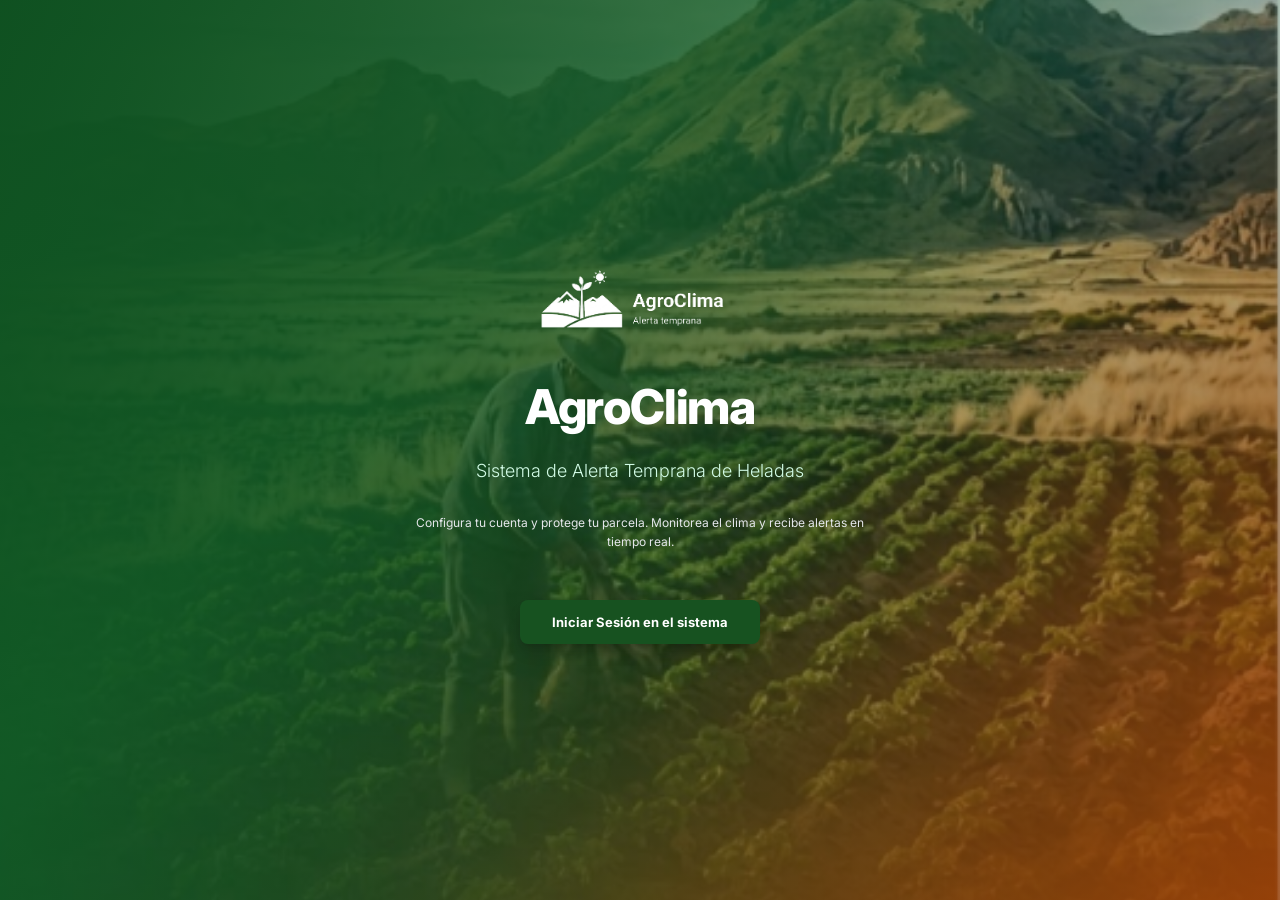
<file: index.html>
<!DOCTYPE html>
<html lang="es">
<head>
  <meta charset="UTF-8" />
  <meta name="viewport" content="width=device-width, initial-scale=1.0" />
  <title>AgroClima - Sistema de alerta temprana</title>
  
  <!-- Enlaces a archivos externos opcionales (si decides separarlos) -->
  <link rel="stylesheet" href="css/estilo_index.css">
  <script src="java/script_index.js" defer></script>
</head>
<body>
  <!-- HERO PRINCIPAL -->
  <main class="hero-main">
    <img 
      src="imagenes/campo_inicio.png" 
      alt="" 
      class="hero-bg-img"
    />
    <div class="figma-overlay"></div>
    <div class="hero-content">
      <img 
        src="imagenes/logo_blanco.png" 
        alt="Logo AgroClima" 
        class="logo-img"
        onerror="this.src='imagenes/logo_blanco.jpg';" 
      />
      
      <h1 class="hero-title">AgroClima</h1>
      <p class="hero-subtitle">Sistema de Alerta Temprana de Heladas</p>
      <p class="hero-description">
        Configura tu cuenta y protege tu parcela. Monitorea el clima y recibe alertas en tiempo real.
      </p>
      <div class="btn-container">
        <a 
          href="AgroClima_inicio_sesión.html" 
          class="btn-login"
        >
          Iniciar Sesión en el sistema
        </a>
      </div>
    </div>
  </main>
</body>
</html>
</file>
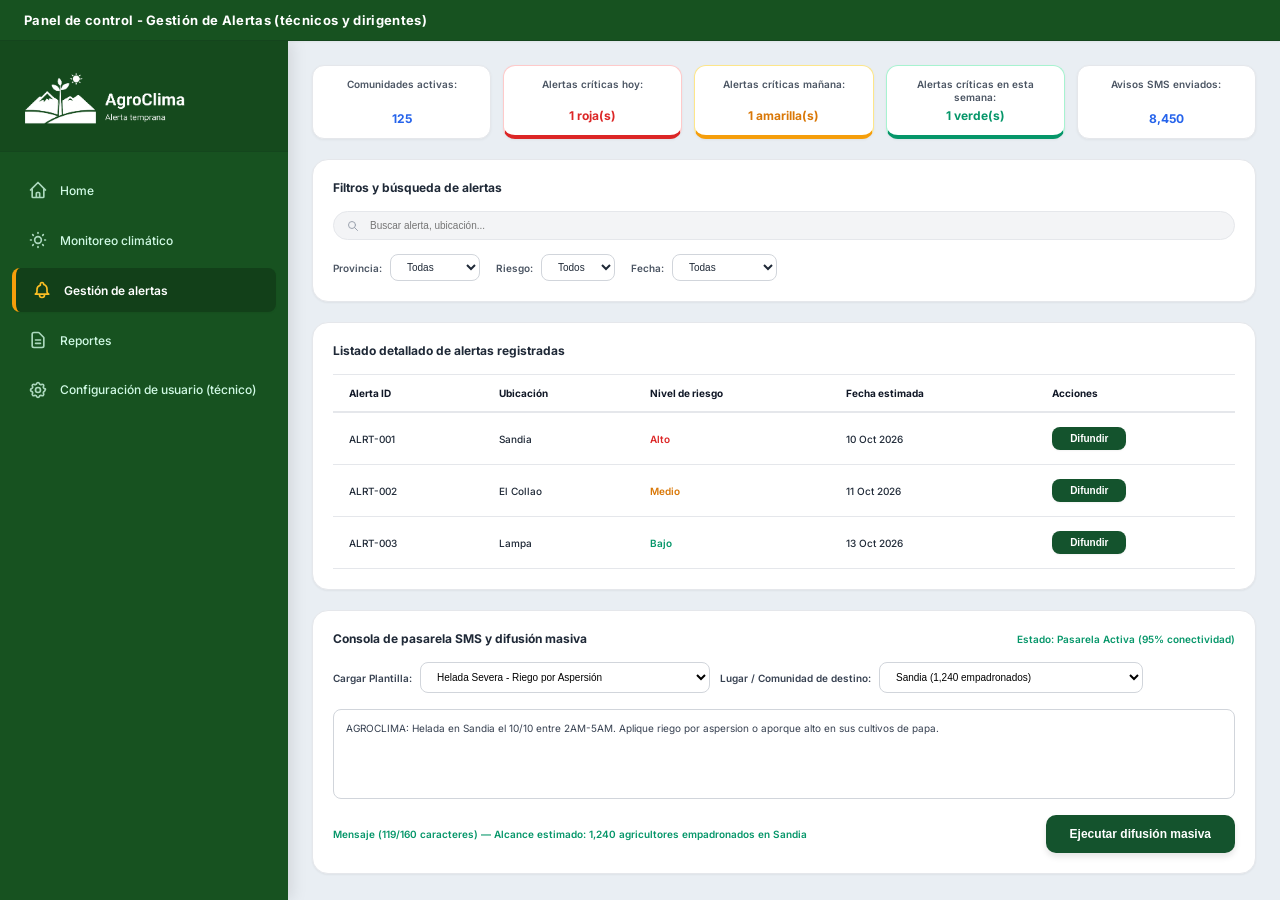
<file: AgroClima_gestión_alertas.html>
<!DOCTYPE html>
<html lang="es">
<head>
  <meta charset="UTF-8" />
  <meta name="viewport" content="width=device-width, initial-scale=1.0" />
  <title>AgroClima - Gestión de Alertas</title>
  
  <!-- Enlaces a los archivos CSS y JS externos -->
  <link rel="stylesheet" href="css/estilo_gestión_alertas.css">
  <script src="java/dialogos.js" defer></script>
  <script src="java/script_gestión_alertas.js" defer></script>
</head>
<body>
  <!-- CABECERA SUPERIOR -->
  <header class="app-header">
    <h1 class="header-title">
      Panel de control - Gestión de Alertas (técnicos y dirigentes)
    </h1>
  </header>
  <div class="app-layout">
    <!-- BARRA LATERAL (SIDEBAR) -->
    <aside class="app-sidebar">
      <div class="sidebar-logo-container">
        <img 
          src="imagenes/logo_blanco.png" 
          alt="AgroClima Logo" 
          class="sidebar-logo"
          onerror="this.src='imagenes/logo_blanco.jpg';" 
        />
      </div>
      <nav class="sidebar-nav">
        <a href="AgroClima_panel_de_control.html" class="nav-link">
          <svg class="nav-icon" fill="none" stroke="currentColor" viewBox="0 0 24 24"><path stroke-linecap="round" stroke-linejoin="round" stroke-width="2" d="M3 12l2-2m0 0l7-7 7 7M5 10v10a1 1 0 001 1h3m10-11l2 2m-2-2v10a1 1 0 01-1 1h-3m-6 0a1 1 0 001-1v-4a1 1 0 011-1h2a1 1 0 011 1v4a1 1 0 001 1m-6 0h6"/></svg>
          <span>Home</span>
        </a>
        <a href="AgroClima_monitoreo_climatico.html" class="nav-link">
          <svg class="nav-icon" fill="none" stroke="currentColor" viewBox="0 0 24 24"><path stroke-linecap="round" stroke-linejoin="round" stroke-width="2" d="M12 3v1m0 16v1m9-9h-1M4 12H3m15.364 6.364l-.707-.707M6.343 6.343l-.707-.707m12.728 0l-.707.707M6.343 17.657l-.707.707M16 12a4 4 0 11-8 0 4 4 0 018 0z"/></svg>
          <span>Monitoreo climático</span>
        </a>
        <a href="AgroClima_gestión_alertas.html" class="nav-link active">
          <svg class="nav-icon" fill="none" stroke="currentColor" viewBox="0 0 24 24"><path stroke-linecap="round" stroke-linejoin="round" stroke-width="2" d="M15 17h5l-1.405-1.405A2.032 2.032 0 0118 14.158V11a6.002 6.002 0 00-4-5.659V5a2 2 0 10-4 0v1.341C7.67 7.165 6 9.388 6 11v3.159c0 .538-.214 1.055-.595 1.436L4 17h5m6 0v1a3 3 0 11-6 0v-1m6 0H9"/></svg>
          <span>Gestión de alertas</span>
        </a>
        <a href="AgroClima_reportes.html" class="nav-link">
          <svg class="nav-icon" fill="none" stroke="currentColor" viewBox="0 0 24 24"><path stroke-linecap="round" stroke-linejoin="round" stroke-width="2" d="M9 12h6m-6 4h6m2 5H7a2 2 0 01-2-2V5a2 2 0 012-2h5.586a1 1 0 01.707.293l5.414 5.414a1 1 0 01.293.707V19a2 2 0 01-2 2z"/></svg>
          <span>Reportes</span>
        </a>
        <a href="AgroClima_config_de_usuario.html" class="nav-link">
          <svg class="nav-icon" fill="none" stroke="currentColor" viewBox="0 0 24 24"><path stroke-linecap="round" stroke-linejoin="round" stroke-width="2" d="M10.325 4.317c.426-1.756 2.924-1.756 3.35 0a1.724 1.724 0 002.573 1.066c1.543-.94 3.31.826 2.37 2.37a1.724 1.724 0 001.065 2.572c1.756.426 1.756.292 0 3.35a1.724 1.724 0 00-1.066 2.573c.94 1.543-.826 3.31-2.37 2.37a1.724 1.724 0 00-2.572 1.065c-.426 1.756-2.924 1.756-3.35 0a1.724 1.724 0 00-2.573-1.066c-1.543.94-3.31-.826-2.37-2.37a1.724 1.724 0 00-1.065-2.572c-1.756-.426-1.756-2.924 0-3.35a1.724 1.724 0 001.066-2.573c-.94-1.543.826-3.31 2.37-2.37.996.608 2.296.07 2.572-1.065z"/><path stroke-linecap="round" stroke-linejoin="round" stroke-width="2" d="M15 12a3 3 0 11-6 0 3 3 0 016 0z"/></svg>
          <span style="line-height: 1.2;">Configuración de usuario (técnico)</span>
        </a>
      </nav>
    </aside>
    <main class="app-main">
      <section class="metrics-grid">
        <div class="metric-card">
          <p class="metric-title">Comunidades activas:</p>
          <p class="metric-value blue">125</p>
        </div>
        <div class="metric-card border-red">
          <p class="metric-title">Alertas críticas hoy:</p>
          <p class="metric-value red">1 roja(s)</p>
        </div>
        <div class="metric-card border-amber">
          <p class="metric-title">Alertas críticas mañana:</p>
          <p class="metric-value amber">1 amarilla(s)</p>
        </div>
        <div class="metric-card border-emerald">
          <p class="metric-title">Alertas críticas en esta semana:</p>
          <p class="metric-value emerald">1 verde(s)</p>
        </div>
        <div class="metric-card">
          <p class="metric-title">Avisos SMS enviados:</p>
          <p class="metric-value blue">8,450</p>
        </div>
      </section>
      <section class="section-card">
        <h2 class="section-title">Filtros y búsqueda de alertas</h2>
        <div class="filters-container">
          <div class="search-bar-wrap">
            <svg class="search-icon-pos" fill="none" stroke="currentColor" viewBox="0 0 24 24"><path stroke-linecap="round" stroke-linejoin="round" stroke-width="2" d="M21 21l-6-6m2-5a7 7 0 11-14 0 7 7 0 0114 0z"/></svg>
            <input type="text" id="inputBuscarAlertas" class="search-input-custom" placeholder="Buscar alerta, ubicación..." oninput="filtrarTablaAlertas()" />
          </div>
          <div class="filter-row-controls">
            <div class="filter-group-inline">
              <span class="filter-label-text">Provincia:</span>
              <select id="filtroProvinciaAlertas" class="custom-select" onchange="filtrarTablaAlertas()">
                <option value="Todas">Todas</option>
                <option value="Sandia">Sandia</option>
                <option value="El Collao">El Collao</option>
                <option value="Lampa">Lampa</option>
                <option value="Puno">Puno</option>
                <option value="Carabaya">Carabaya</option>
                <option value="Azangaro">Azangaro</option>
              </select>
            </div>
            <div class="filter-group-inline">
              <span class="filter-label-text">Riesgo:</span>
              <select id="filtroRiesgoAlertas" class="custom-select" onchange="filtrarTablaAlertas()">
                <option value="Todos">Todos</option>
                <option value="Alto">Alto</option>
                <option value="Medio">Medio</option>
                <option value="Bajo">Bajo</option>
              </select>
            </div>
            <div class="filter-group-inline">
              <span class="filter-label-text">Fecha:</span>
              <select id="filtroFechaAlertas" class="custom-select" onchange="filtrarTablaAlertas()">
                <option value="Todas">Todas</option>
                <option value="Esta semana">Esta semana</option>
                <option value="Hoy">Hoy</option>
                <option value="Este mes">Este mes</option>
              </select>
            </div>
          </div>
        </div>
      </section>
      <section class="section-card">
        <h2 class="section-title">Listado detallado de alertas registradas</h2>
        <div class="table-responsive-wrap">
          <table class="custom-table" id="tablaAlertasGestion">
            <thead>
              <tr>
                <th>Alerta ID</th>
                <th>Ubicación</th>
                <th>Nivel de riesgo</th>
                <th>Fecha estimada</th>
                <th>Acciones</th>
              </tr>
            </thead>
            <tbody>
              <tr>
                <td>ALRT-001</td>
                <td>Sandia</td>
                <td><span class="risk-txt-alto">Alto</span></td>
                <td>10 Oct 2026</td>
                <td><button id="btn-ALRT-001" onclick="prepararDifusionAlerta('ALRT-001', 'Sandia', 'SMS Prioritario', '10 Oct 2026')" class="btn-difundir">Difundir</button></td>
              </tr>
              <tr>
                <td>ALRT-002</td>
                <td>El Collao</td>
                <td><span class="risk-txt-medio">Medio</span></td>
                <td>11 Oct 2026</td>
                <td><button id="btn-ALRT-002" onclick="prepararDifusionAlerta('ALRT-002', 'El Collao', 'SMS Masivo', '11 Oct 2026')" class="btn-difundir">Difundir</button></td>
              </tr>
              <tr>
                <td>ALRT-003</td>
                <td>Lampa</td>
                <td><span class="risk-txt-bajo">Bajo</span></td>
                <td>13 Oct 2026</td>
                <td><button id="btn-ALRT-003" onclick="prepararDifusionAlerta('ALRT-003', 'Lampa', 'Notificación Push', '13 Oct 2026')" class="btn-difundir">Difundir</button></td>
              </tr>
            </tbody>
          </table>
        </div>
      </section>
      <section class="section-card">
        <div class="console-header-flex">
          <h2 class="section-title">Consola de pasarela SMS y difusión masiva</h2>
          <span class="console-status-badge">Estado: Pasarela Activa (95% conectividad)</span>
        </div>
        <div class="template-control-row">
          <div class="control-field-inline">
            <span class="control-label">Cargar Plantilla:</span>
            <select id="selectorPlantilla" class="template-select-wide" onchange="cambiarPlantilla(this.value)">
              <option value="1">Helada Severa - Riego por Aspersión</option>
              <option value="2">Helada Moderada - Aporque Alto y Cobertura de Suelo</option>
              <option value="3">Bajas Temperaturas - Uso de Mantas Térmicas</option>
            </select>
          </div>
          <div class="control-field-inline">
            <span class="control-label">Lugar / Comunidad de destino:</span>
            <select id="selectorDestino" class="template-select-wide" onchange="cambiarDestino(this.value)">
              <option value="Sandia" data-alcance="1240">Sandia (1,240 empadronados)</option>
              <option value="El Collao" data-alcance="980">El Collao (980 empadronados)</option>
              <option value="Lampa" data-alcance="1150">Lampa (1,150 empadronados)</option>
              <option value="Carabaya" data-alcance="850">Carabaya (850 empadronados)</option>
              <option value="Todas las zonas en alerta" data-alcance="4220">Todas las zonas en alerta (4,220 empadronados)</option>
            </select>
          </div>
        </div>
        <textarea id="textoMensajeSMS" class="sms-textarea" oninput="actualizarContadorTexto()">AGROCLIMA: Helada en Sandia el 10/10 entre 2AM-5AM. Aplique riego por aspersion o aporque alto en sus cultivos de papa.</textarea>
        <div class="sms-footer-info">
          <span id="contadorCaracteres">Mensaje (119/160 caracteres) — Alcance estimado: 1,240 agricultores empadronados en Sandia</span>
          <button id="btn-ejecutar-difusion" onclick="prepararDifusionConsola()" class="btn-ejecutar-difusion">Ejecutar difusión masiva</button>
        </div>
      </section>
    </main>
  </div>
  <div class="modal-overlay" id="modalConfirmacion">
    <div class="modal-box">
      <p class="modal-title-text">¿Desea confirmar el envio del mensaje?</p>
      <div class="modal-buttons-row">
        <button onclick="cerrarModal()" class="btn-modal-cancel">Cancelar</button>
        <button onclick="confirmarEnvio()" class="btn-modal-confirm">Confirmar</button>
      </div>
    </div>
  </div>
</body>
</html>
</file>
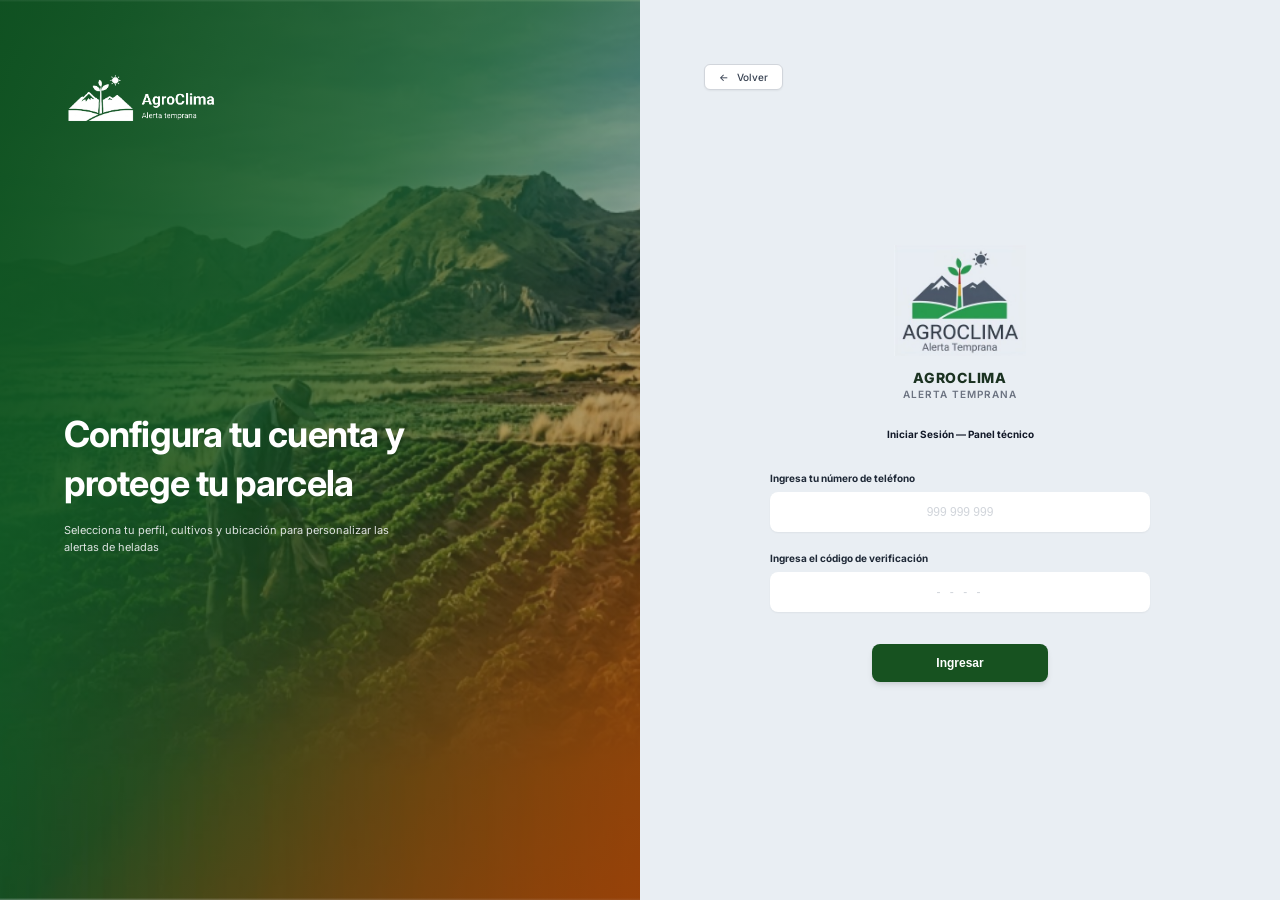
<file: AgroClima_inicio_sesión.html>
<!DOCTYPE html>
<html lang="es">
<head>
  <meta charset="UTF-8" />
  <meta name="viewport" content="width=device-width, initial-scale=1.0" />
  <title>AgroClima - Iniciar Sesión</title>
  
  <!-- Enlaces a los archivos CSS y JS externos -->
  <link rel="stylesheet" href="css/estilo_inicio_sesion.css">
  <script src="java/dialogos.js" defer></script>
  <script src="java/script_inicio_sesion.js" defer></script>
</head>
<body>
  <main class="main-layout">
    <!-- PANEL IZQUIERDO -->
    <aside class="hero-sidebar">
      <img 
        src="imagenes/campo_inicio.png" 
        alt="" 
        class="sidebar-bg"
      />
      <div class="figma-superposicion"></div>
      <div class="sidebar-content">
        <div>
          <img 
            src="imagenes/logo_blanco.png" 
            alt="Logo AgroClima" 
            class="sidebar-logo"
            onerror="this.src='imagenes/logo_blanco.jpg';" 
          />
        </div>
        <div class="sidebar-text-wrap">
          <h2 class="sidebar-title">
            Configura tu cuenta y protege tu parcela
          </h2>
          <p class="sidebar-desc">
            Selecciona tu perfil, cultivos y ubicación para personalizar las alertas de heladas
          </p>
        </div>
        <div style="display: none;"></div>
      </div>
    </aside>
    <!-- PANEL DERECHO: FORMULARIO -->
    <section class="form-section">
      <div>
        <a 
          href="index.html"
          class="btn-volver"
        >
          <span>&larr;</span>
          <span>Volver</span>
        </a>
      </div>
      
      <div class="form-wrapper">
        <div class="form-header">
          <img 
            src="imagenes/logo.jpeg" 
            alt="Logo AgroClima" 
            class="brand-logo-form"
            onerror="this.src='imagenes/logo.jpg';"
          />
          <h2 class="brand-title">
            AGROCLIMA
          </h2>
          <span class="brand-subtitle">
            Alerta Temprana
          </span>
          <p class="panel-title">
            Iniciar Sesión &mdash; Panel técnico
          </p>
        </div>
        <form class="login-form" action="AgroClima_panel_de_control.html" method="GET" id="formularioIngreso">
          <div class="input-group">
            <label for="telefono" class="input-label">
              Ingresa tu número de teléfono
            </label>
            <input
              type="tel"
              id="telefono"
              name="telefono"
              required
              placeholder="999 999 999"
              class="custom-input"
            />
          </div>
          <div class="input-group">
            <label for="codigo" class="input-label">
              Ingresa el código de verificación
            </label>
            <input
              type="text"
              id="codigo"
              name="codigo"
              required
              maxlength="4"
              inputmode="numeric"
              placeholder="- - - -"
              class="custom-input input-codigo"
            />
          </div>
          <div class="submit-wrap">
            <button
              type="submit"
              class="btn-submit"
            >
              Ingresar
            </button>
          </div>
        </form>
      </div>
      <div class="footer-spacer"></div>
    </section>
  </main>
</body>
</html>
</file>
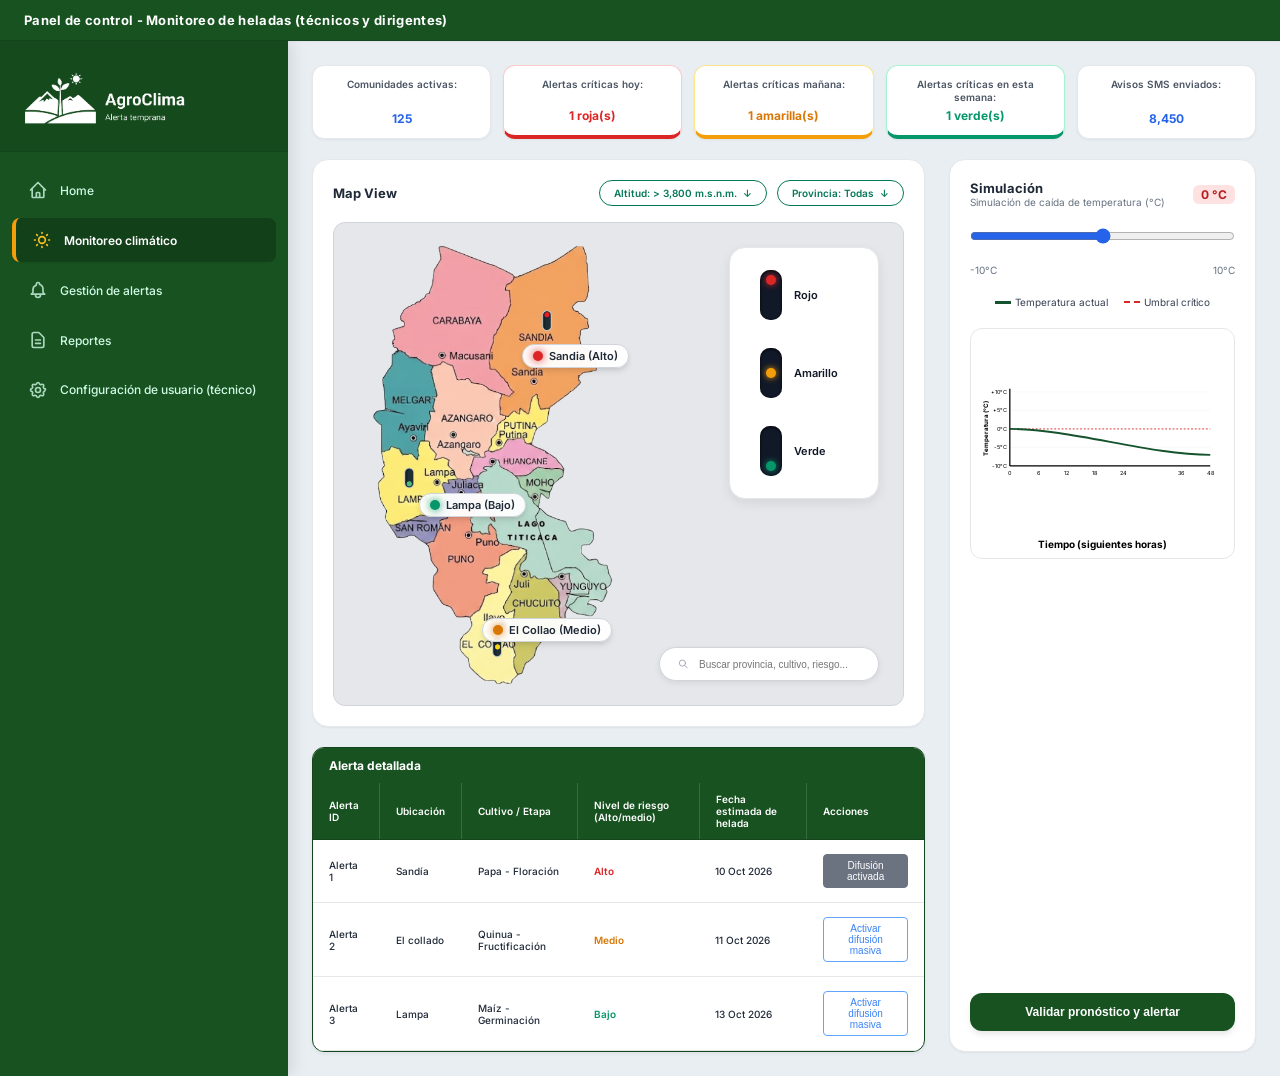
<file: AgroClima_monitoreo_climatico.html>
<!DOCTYPE html>
<html lang="es">
<head>
<meta charset="UTF-8" />
<meta name="viewport" content="width=device-width, initial-scale=1.0" />
<title>AgroClima - Monitoreo Climático</title>

<!-- Enlaces a los archivos CSS y JS separados -->
<link rel="stylesheet" href="css/estilo_monitoreo.css">
<script src="java/dialogos.js" defer></script>
<script src="java/script_monitoreo.js" defer></script>
</head>
<body>
<!-- CABECERA SUPERIOR -->
<header class="app-header">
  <h1 class="header-title">
    Panel de control - Monitoreo de heladas (técnicos y dirigentes)
  </h1>
</header>
<div class="app-layout">
  <!-- BARRA LATERAL (SIDEBAR) -->
  <aside class="app-sidebar">
    <div class="sidebar-logo-container">
      <img src="imagenes/logo_blanco.png" alt="AgroClima Logo" class="sidebar-logo" onerror="this.src='imagenes/logo_blanco.jpg';" />
    </div>
    <nav class="sidebar-nav">
      <a href="AgroClima_panel_de_control.html" class="nav-link">
        <svg class="nav-icon" fill="none" stroke="currentColor" viewBox="0 0 24 24"><path stroke-linecap="round" stroke-linejoin="round" stroke-width="2" d="M3 12l2-2m0 0l7-7 7 7M5 10v10a1 1 0 001 1h3m10-11l2 2m-2-2v10a1 1 0 01-1 1h-3m-6 0a1 1 0 001-1v-4a1 1 0 011-1h2a1 1 0 011 1v4a1 1 0 001 1m-6 0h6"/></svg>
        <span>Home</span>
      </a>
      <a href="AgroClima_monitoreo_climatico.html" class="nav-link active">
        <svg class="nav-icon" fill="none" stroke="currentColor" viewBox="0 0 24 24"><path stroke-linecap="round" stroke-linejoin="round" stroke-width="2" d="M12 3v1m0 16v1m9-9h-1M4 12H3m15.364 6.364l-.707-.707M6.343 6.343l-.707-.707m12.728 0l-.707.707M6.343 17.657l-.707.707M16 12a4 4 0 11-8 0 4 4 0 018 0z"/></svg>
        <span>Monitoreo climático</span>
      </a>
      <a href="AgroClima_gestión_alertas.html" class="nav-link">
        <svg class="nav-icon" fill="none" stroke="currentColor" viewBox="0 0 24 24"><path stroke-linecap="round" stroke-linejoin="round" stroke-width="2" d="M15 17h5l-1.405-1.405A2.032 2.032 0 0118 14.158V11a6.002 6.002 0 00-4-5.659V5a2 2 0 10-4 0v1.341C7.67 7.165 6 9.388 6 11v3.159c0 .538-.214 1.055-.595 1.436L4 17h5m6 0v1a3 3 0 11-6 0v-1m6 0H9"/></svg>
        <span>Gestión de alertas</span>
      </a>
      <a href="AgroClima_reportes.html" class="nav-link">
        <svg class="nav-icon" fill="none" stroke="currentColor" viewBox="0 0 24 24"><path stroke-linecap="round" stroke-linejoin="round" stroke-width="2" d="M9 12h6m-6 4h6m2 5H7a2 2 0 01-2-2V5a2 2 0 012-2h5.586a1 1 0 01.707.293l5.414 5.414a1 1 0 01.293.707V19a2 2 0 01-2 2z"/></svg>
        <span>Reportes</span>
      </a>
      <a href="AgroClima_config_de_usuario.html" class="nav-link">
        <svg class="nav-icon" fill="none" stroke="currentColor" viewBox="0 0 24 24"><path stroke-linecap="round" stroke-linejoin="round" stroke-width="2" d="M10.325 4.317c.426-1.756 2.924-1.756 3.35 0a1.724 1.724 0 002.573 1.066c1.543-.94 3.31.826 2.37 2.37a1.724 1.724 0 001.065 2.572c1.756.426 1.756.292 0 3.35a1.724 1.724 0 00-1.066 2.573c.94 1.543-.826 3.31-2.37 2.37a1.724 1.724 0 00-2.572 1.065c-.426 1.756-2.924 1.756-3.35 0a1.724 1.724 0 00-2.573-1.066c-1.543.94-3.31-.826-2.37-2.37a1.724 1.724 0 00-1.065-2.572c-1.756-.426-1.756-2.924 0-3.35a1.724 1.724 0 001.066-2.573c-.94-1.543.826-3.31 2.37-2.37.996.608 2.296.07 2.572-1.065z"/><path stroke-linecap="round" stroke-linejoin="round" stroke-width="2" d="M15 12a3 3 0 11-6 0 3 3 0 016 0z"/></svg>
        <span style="line-height: 1.2;">Configuración de usuario (técnico)</span>
      </a>
    </nav>
  </aside>
  <main class="app-main">
    <section class="metrics-grid">
      <div class="metric-card">
        <p class="metric-title">Comunidades activas:</p>
        <p class="metric-value blue">125</p>
      </div>
      <div class="metric-card border-red">
        <p class="metric-title">Alertas críticas hoy:</p>
        <p class="metric-value red">1 roja(s)</p>
      </div>
      <div class="metric-card border-amber">
        <p class="metric-title">Alertas críticas mañana:</p>
        <p class="metric-value amber">1 amarilla(s)</p>
      </div>
      <div class="metric-card border-emerald">
        <p class="metric-title">Alertas críticas en esta semana:</p>
        <p class="metric-value emerald">1 verde(s)</p>
      </div>
      <div class="metric-card">
        <p class="metric-title">Avisos SMS enviados:</p>
        <p class="metric-value blue">8,450</p>
      </div>
    </section>
    <div class="content-grid">
      <div class="left-column">
        <section class="map-section">
          <div class="map-header-controls">
            <span class="map-title">Map View</span>
            <div class="map-filters">
              <div class="filter-dropdown-container">
                <div class="filter-pill" onclick="toggleDropdown('dropdownAltitud')">
                  <span id="btnAltitudText">Altitud: &gt; 3,800 m.s.n.m.</span> &darr;
                </div>
                <div class="dropdown-menu-box" id="dropdownAltitud">
                  <div class="dropdown-item" onclick="seleccionarAltitud('&gt;3 800')">&gt;3 800</div>
                  <div class="dropdown-item" onclick="seleccionarAltitud('3 501-3 800')">3 501-3 800</div>
                  <div class="dropdown-item" onclick="seleccionarAltitud('3 201-3 500')">3 201-3 500</div>
                  <div class="dropdown-item" onclick="seleccionarAltitud('3 000-3 200')">3 000-3 200</div>
                  <div class="dropdown-item" onclick="seleccionarAltitud('Todas')">Todas</div>
                </div>
              </div>
              <div class="filter-dropdown-container">
                <div class="filter-pill" onclick="toggleDropdown('dropdownProvincia')">
                  <span id="btnProvinciaText">Provincia: Todas</span> &darr;
                </div>
                <div class="dropdown-menu-box" id="dropdownProvincia">
                  <div class="dropdown-item" onclick="seleccionarProvincia('Todas')">Todas las provincias</div>
                  <div class="dropdown-item" onclick="seleccionarProvincia('Sandía')">Sandía</div>
                  <div class="dropdown-item" onclick="seleccionarProvincia('El collado')">El Collao</div>
                  <div class="dropdown-item" onclick="seleccionarProvincia('Lampa')">Lampa</div>
                  <div class="dropdown-item" onclick="seleccionarProvincia('Puno')">Puno</div>
                  <div class="dropdown-item" onclick="seleccionarProvincia('Carabaya')">Carabaya</div>
                  <div class="dropdown-item" onclick="seleccionarProvincia('Azangaro')">Azángaro</div>
                  <div class="dropdown-item" onclick="seleccionarProvincia('Chucuito')">Chucuito</div>
                  <div class="dropdown-item" onclick="seleccionarProvincia('Huancané')">Huancané</div>
                </div>
              </div>
            </div>
          </div>
          <div class="map-container-box">
            <img src="imagenes/mapa_puno.png" alt="Mapa de Puno" class="map-img-styled" onerror="this.src='imagenes/mapa_puno.jpg';" />
            
            <!-- Pines interactivos sobre las zonas de alerta del mapa -->
            <div class="map-interactive-pin pin-sandia" onclick="seleccionarProvincia('Sandía')" title="Clic para ver alerta crítica en Sandia">
              <span class="pin-pulse rojo"></span>
              <span class="pin-label">Sandia (Alto)</span>
            </div>
            <div class="map-interactive-pin pin-lampa" onclick="seleccionarProvincia('Lampa')" title="Clic para ver alerta en Lampa">
              <span class="pin-pulse verde"></span>
              <span class="pin-label">Lampa (Bajo)</span>
            </div>
            <div class="map-interactive-pin pin-elcollao" onclick="seleccionarProvincia('El collado')" title="Clic para ver alerta en El Collao">
              <span class="pin-pulse amarillo"></span>
              <span class="pin-label">El Collao (Medio)</span>
            </div>

            <div class="semaforos-container-card">
              <div class="semaforo-fila" id="semaforo-rojo" onclick="seleccionarFiltroSemaforo('rojo')" title="Filtrar alertas de riesgo Alto">
                <div class="mini-cuerpo-semaforo">
                  <div class="mini-luz rojo-on"></div>
                  <div class="mini-luz"></div>
                  <div class="mini-luz"></div>
                </div>
                <span class="semaforo-texto">Rojo</span>
              </div>
              <div class="semaforo-fila" id="semaforo-amarillo" onclick="seleccionarFiltroSemaforo('amarillo')" title="Filtrar alertas de riesgo Medio">
                <div class="mini-cuerpo-semaforo">
                  <div class="mini-luz"></div>
                  <div class="mini-luz amarillo-on"></div>
                  <div class="mini-luz"></div>
                </div>
                <span class="semaforo-texto">Amarillo</span>
              </div>
              <div class="semaforo-fila" id="semaforo-verde" onclick="seleccionarFiltroSemaforo('verde')" title="Filtrar alertas de riesgo Bajo">
                <div class="mini-cuerpo-semaforo">
                  <div class="mini-luz"></div>
                  <div class="mini-luz"></div>
                  <div class="mini-luz verde-on"></div>
                </div>
                <span class="semaforo-texto">Verde</span>
              </div>
            </div>
            <div class="map-search-bar">
              <svg style="width: 12px; height: 12px; color: #9ca3af;" fill="none" stroke="currentColor" viewBox="0 0 24 24"><path stroke-linecap="round" stroke-linejoin="round" stroke-width="2" d="M21 21l-6-6m2-5a7 7 0 11-14 0 7 7 0 0114 0z"/></svg>
              <input type="text" id="inputBuscarMapa" placeholder="Buscar provincia, cultivo, riesgo..." oninput="filtrarAlertasMonitoreo()" />
            </div>
          </div>
        </section>
        <section class="table-section">
          <div class="table-main-title">Alerta detallada</div>
          <div style="overflow-x: auto;">
            <table class="custom-table" id="tablaAlertasMonitoreo">
              <thead>
                <tr>
                  <th>Alerta ID</th>
                  <th>Ubicación</th>
                  <th>Cultivo / Etapa</th>
                  <th>Nivel de riesgo (Alto/medio)</th>
                  <th>Fecha estimada de helada</th>
                  <th>Acciones</th>
                </tr>
              </thead>
              <tbody>
                <tr>
                  <td>Alerta 1</td>
                  <td>Sandía</td>
                  <td>Papa - Floración</td>
                  <td><span class="risk-level alto">Alto</span></td>
                  <td>10 Oct 2026</td>
                  <td><button onclick="activarDifusion(this, 'Alerta 1')" class="btn-table-custom seleccionado">Difusión activada</button></td>
                </tr>
                <tr>
                  <td>Alerta 2</td>
                  <td>El collado</td>
                  <td>Quinua - Fructificación</td>
                  <td><span class="risk-level medio">Medio</span></td>
                  <td>11 Oct 2026</td>
                  <td><button onclick="activarDifusion(this, 'Alerta 2')" class="btn-table-custom">Activar difusión masiva</button></td>
                </tr>
                <tr>
                  <td>Alerta 3</td>
                  <td>Lampa</td>
                  <td>Maíz - Germinación</td>
                  <td><span class="risk-level bajo">Bajo</span></td>
                  <td>13 Oct 2026</td>
                  <td><button onclick="activarDifusion(this, 'Alerta 3')" class="btn-table-custom">Activar difusión masiva</button></td>
                </tr>
              </tbody>
            </table>
          </div>
        </section>
      </div>
      <aside class="right-column">
        <div style="display: flex; flex-direction: column; gap: 12px;">
          <div class="simulation-header-row">
            <div>
              <h2 class="simulation-title">Simulación</h2>
              <p class="simulation-subtitle">Simulación de caída de temperatura (°C)</p>
            </div>
            <span id="badgeTemperatura" class="slider-value-badge">0 °C</span>
          </div>
          <input type="range" id="sliderTemperatura" min="-10" max="10" value="0" class="custom-slider" oninput="actualizarSimulacion(this.value)">
          <div class="slider-labels-sim">
            <span>-10°C</span>
            <span>10°C</span>
          </div>
          <div class="simulation-legend">
            <div class="legend-item">
              <span style="display: inline-block; width: 16px; height: 3px; background-color: #14532d;"></span>
              <span>Temperatura actual</span>
            </div>
            <div class="legend-item">
              <span style="display: inline-block; width: 16px; height: 2px; border-top: 2px dashed #dc2626;"></span>
              <span>Umbral crítico</span>
            </div>
          </div>
          <div class="chart-box chart-box-clickable" onclick="abrirModalGrafico()" title="Hacer clic para ampliar gráfico">
            <svg style="width: 100%; height: 190px; overflow: visible;" viewBox="0 0 400 170">
              <line x1="50" y1="20" x2="375" y2="20" stroke="#f3f4f6" stroke-width="1"/>
              <line x1="50" y1="50" x2="375" y2="50" stroke="#f3f4f6" stroke-width="1"/>
              <line x1="50" y1="110" x2="375" y2="110" stroke="#f3f4f6" stroke-width="1"/>
              <line x1="50" y1="140" x2="375" y2="140" stroke="#f3f4f6" stroke-width="1"/>
              <line x1="50" y1="80" x2="375" y2="80" class="linea-umbral-critico" stroke="#dc2626" stroke-width="1.5" stroke-dasharray="3,3"/>
              <line x1="50" y1="140" x2="50" y2="15" stroke="#000" stroke-width="2"/>
              <line x1="50" y1="140" x2="375" y2="140" stroke="#000" stroke-width="2"/>
              <text x="14" y="80" font-size="10" font-weight="bold" fill="#000" text-anchor="middle" transform="rotate(-90, 14, 80)">Temperatura (°C)</text>
              <text x="45" y="23" font-size="9" fill="#000" text-anchor="end">+10°C</text>
              <text x="45" y="53" font-size="9" fill="#000" text-anchor="end">+5°C</text>
              <text x="45" y="83" font-size="9" fill="#000" text-anchor="end">0°C</text>
              <text x="45" y="113" font-size="9" fill="#000" text-anchor="end">-5°C</text>
              <text x="45" y="143" font-size="9" fill="#000" text-anchor="end">-10°C</text>
              <text x="50" y="155" font-size="9" fill="#000" text-anchor="middle">0</text>
              <text x="96" y="155" font-size="9" fill="#000" text-anchor="middle">6</text>
              <text x="142" y="155" font-size="9" fill="#000" text-anchor="middle">12</text>
              <text x="188" y="155" font-size="9" fill="#000" text-anchor="middle">18</text>
              <text x="235" y="155" font-size="9" fill="#000" text-anchor="middle">24</text>
              <text x="327" y="155" font-size="9" fill="#000" text-anchor="middle">36</text>
              <text x="375" y="155" font-size="9" fill="#000" text-anchor="middle">48</text>
              <path class="curvaGraficoClase" d="" fill="none" stroke="#14532d" stroke-width="3"/>
            </svg>
            <div class="chart-footer-title" style="margin-top: 8px;">
              Tiempo (siguientes horas)
            </div>
          </div>
        </div>
        <button onclick="validarPronostico()" class="btn-primary-sim">Validar pronóstico y alertar</button>
      </aside>
    </div>
  </main>
</div>
<!-- VENTANA EMERGENTE (MODAL OVERLAY) -->
<div id="modalGrafico" class="modal-overlay" onclick="cerrarModalAlHacerClicFuera(event)">
  <div class="modal-container-figma">
    <button onclick="cerrarModalGrafico()" style="position: absolute; top: 12px; right: 18px; background: none; border: none; font-size: 26px; line-height: 1; color: #6b7280; cursor: pointer; z-index: 10;" title="Cerrar ventana">&times;</button>
    <!-- COLUMNA IZQUIERDA: CONTROLES DE LA SIMULACIÓN -->
    <div class="modal-left-controls">
      <div style="display: flex; flex-direction: column; gap: 16px;">
        <h2 class="simulation-title">Simulación</h2>
        <div>
          <p class="simulation-subtitle" style="margin-bottom: 8px;">Simulación de caída de temperatura (°C)</p>
          <input type="range" id="modalSliderTemperatura" min="-10" max="10" value="0" class="custom-slider" oninput="actualizarSimulacion(this.value)">
          <div class="slider-labels-sim">
            <span>-10°C</span>
            <span>10°C</span>
          </div>
        </div>
      </div>
      <button onclick="validarPronostico()" class="btn-primary-sim" style="width: 100%;">Validar pronóstico y alertar</button>
    </div>
    <!-- COLUMNA DERECHA: GRÁFICO EXPANDIDO -->
    <div class="modal-right-chart">
      <div style="text-align: center; font-size: 11px; font-weight: 600; color: #1f2937; margin-bottom: 6px;">
        Ventana crítica estimada: <span style="font-weight: 700;">02:00 AM a 05:30 AM (Bajo 0 °C)</span>
      </div>
      <div class="chart-box" style="padding: 12px; border-radius: 8px; background: #ffffff; border: 1px solid #e5e7eb;">
        <svg style="width: 100%; height: 250px; overflow: visible;" viewBox="0 0 400 170">
          <line x1="50" y1="20" x2="375" y2="20" stroke="#f3f4f6" stroke-width="1"/>
          <line x1="50" y1="50" x2="375" y2="50" stroke="#f3f4f6" stroke-width="1"/>
          <line x1="50" y1="110" x2="375" y2="110" stroke="#f3f4f6" stroke-width="1"/>
          <line x1="50" y1="140" x2="375" y2="140" stroke="#f3f4f6" stroke-width="1"/>
          <line x1="50" y1="80" x2="375" y2="80" class="linea-umbral-critico" stroke="#dc2626" stroke-width="1.5" stroke-dasharray="3,3"/>
          <line x1="50" y1="140" x2="50" y2="15" stroke="#000" stroke-width="2"/>
          <line x1="50" y1="140" x2="375" y2="140" stroke="#000" stroke-width="2"/>
          <text x="14" y="80" font-size="10" font-weight="bold" fill="#000" text-anchor="middle" transform="rotate(-90, 14, 80)">Temperatura (°C)</text>
          <text x="45" y="23" font-size="9" fill="#000" text-anchor="end">+10°C</text>
          <text x="45" y="53" font-size="9" fill="#000" text-anchor="end">+5°C</text>
          <text x="45" y="83" font-size="9" fill="#000" text-anchor="end">0°C</text>
          <text x="45" y="113" font-size="9" fill="#000" text-anchor="end">-5°C</text>
          <text x="45" y="143" font-size="9" fill="#000" text-anchor="end">-10°C</text>
          <text x="50" y="155" font-size="9" fill="#000" text-anchor="middle">0</text>
          <text x="96" y="155" font-size="9" fill="#000" text-anchor="middle">6</text>
          <text x="142" y="155" font-size="9" fill="#000" text-anchor="middle">12</text>
          <text x="188" y="155" font-size="9" fill="#000" text-anchor="middle">18</text>
          <text x="235" y="155" font-size="9" fill="#000" text-anchor="middle">24</text>
          <text x="327" y="155" font-size="9" fill="#000" text-anchor="middle">36</text>
          <text x="375" y="155" font-size="9" fill="#000" text-anchor="middle">48</text>
          <path class="curvaGraficoClase" d="" fill="none" stroke="#14532d" stroke-width="3"/>
        </svg>
        <div class="chart-footer-title" style="margin-top: 12px;">
          Tiempo (siguientes horas)
        </div>
      </div>
    </div>
  </div>
</div>
</body>
</html>
</file>
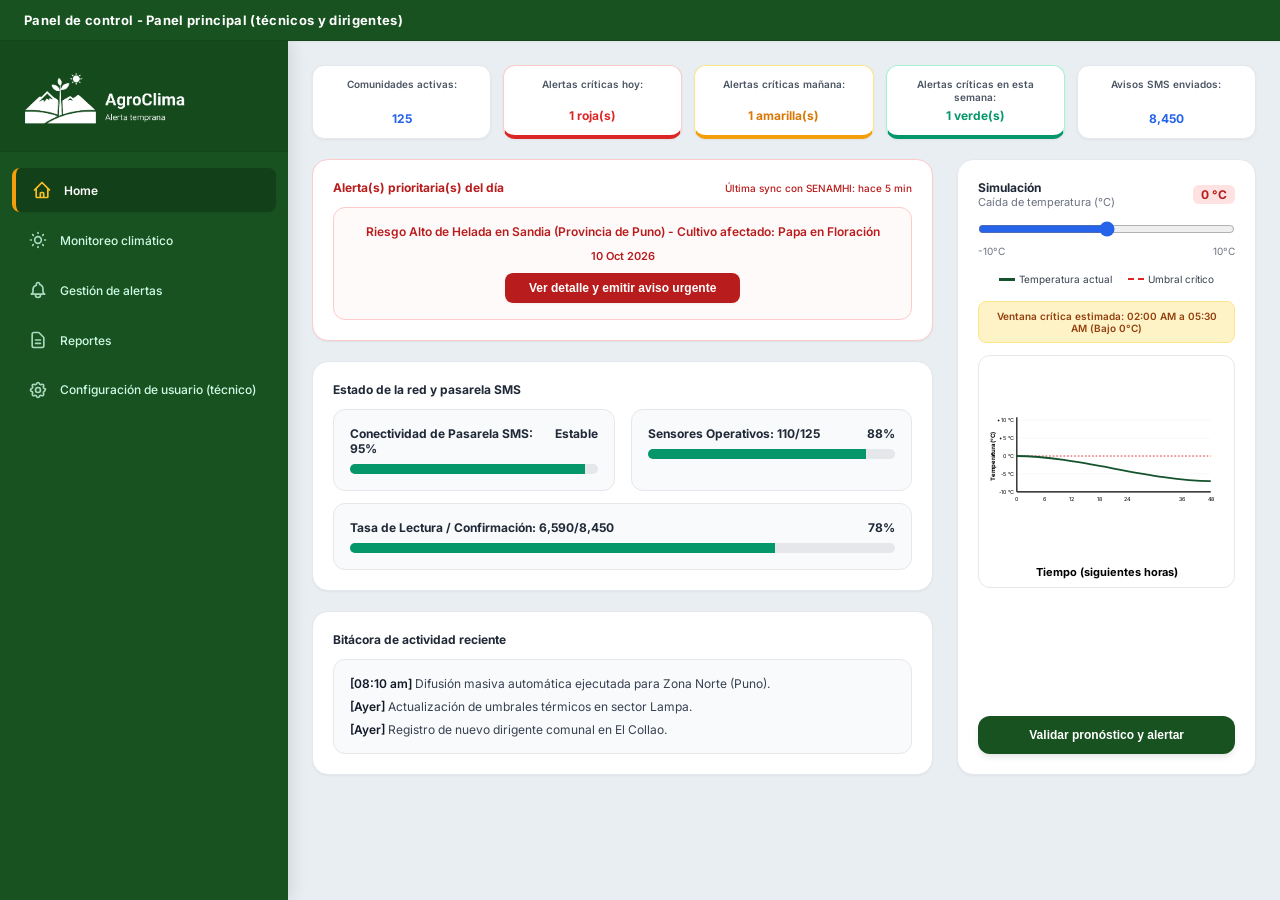
<file: AgroClima_panel_de_control.html>
<!DOCTYPE html>
<html lang="es">
<head>
<meta charset="UTF-8" />
<meta name="viewport" content="width=device-width, initial-scale=1.0" />
<title>AgroClima - Panel principal</title>

<!-- Enlaces a los archivos CSS y JS separados -->
<link rel="stylesheet" href="css/estilo_panel_control.css">
<script src="java/dialogos.js" defer></script>
<script src="java/script_panel_control.js" defer></script>
</head>
<body>
<!-- CABECERA SUPERIOR -->
<header class="app-header">
  <h1 class="header-title">
    Panel de control - Panel principal (técnicos y dirigentes)
  </h1>
</header>
<div class="app-layout">
  <!-- BARRA LATERAL (SIDEBAR) -->
  <aside class="app-sidebar">
    <div class="sidebar-logo-container">
      <img src="imagenes/logo_blanco.png" alt="AgroClima Logo" class="sidebar-logo" onerror="this.src='imagenes/logo_blanco.jpg';" />
    </div>
    <nav class="sidebar-nav">
      <a href="AgroClima_panel_de_control.html" class="nav-link active">
        <svg class="nav-icon" fill="none" stroke="currentColor" viewBox="0 0 24 24"><path stroke-linecap="round" stroke-linejoin="round" stroke-width="2" d="M3 12l2-2m0 0l7-7 7 7M5 10v10a1 1 0 001 1h3m10-11l2 2m-2-2v10a1 1 0 01-1 1h-3m-6 0a1 1 0 001-1v-4a1 1 0 011-1h2a1 1 0 011 1v4a1 1 0 001 1m-6 0h6"/></svg>
        <span>Home</span>
      </a>
      <a href="AgroClima_monitoreo_climatico.html" class="nav-link">
        <svg class="nav-icon" fill="none" stroke="currentColor" viewBox="0 0 24 24"><path stroke-linecap="round" stroke-linejoin="round" stroke-width="2" d="M12 3v1m0 16v1m9-9h-1M4 12H3m15.364 6.364l-.707-.707M6.343 6.343l-.707-.707m12.728 0l-.707.707M6.343 17.657l-.707.707M16 12a4 4 0 11-8 0 4 4 0 018 0z"/></svg>
        <span>Monitoreo climático</span>
      </a>
      <a href="AgroClima_gestión_alertas.html" class="nav-link">
        <svg class="nav-icon" fill="none" stroke="currentColor" viewBox="0 0 24 24"><path stroke-linecap="round" stroke-linejoin="round" stroke-width="2" d="M15 17h5l-1.405-1.405A2.032 2.032 0 0118 14.158V11a6.002 6.002 0 00-4-5.659V5a2 2 0 10-4 0v1.341C7.67 7.165 6 9.388 6 11v3.159c0 .538-.214 1.055-.595 1.436L4 17h5m6 0v1a3 3 0 11-6 0v-1m6 0H9"/></svg>
        <span>Gestión de alertas</span>
      </a>
      <a href="AgroClima_reportes.html" class="nav-link">
        <svg class="nav-icon" fill="none" stroke="currentColor" viewBox="0 0 24 24"><path stroke-linecap="round" stroke-linejoin="round" stroke-width="2" d="M9 12h6m-6 4h6m2 5H7a2 2 0 01-2-2V5a2 2 0 012-2h5.586a1 1 0 01.707.293l5.414 5.414a1 1 0 01.293.707V19a2 2 0 01-2 2z"/></svg>
        <span>Reportes</span>
      </a>
      <a href="AgroClima_config_de_usuario.html" class="nav-link">
        <svg class="nav-icon" fill="none" stroke="currentColor" viewBox="0 0 24 24"><path stroke-linecap="round" stroke-linejoin="round" stroke-width="2" d="M10.325 4.317c.426-1.756 2.924-1.756 3.35 0a1.724 1.724 0 002.573 1.066c1.543-.94 3.31.826 2.37 2.37a1.724 1.724 0 001.065 2.572c1.756.426 1.756.292 0 3.35a1.724 1.724 0 00-1.066 2.573c.94 1.543-.826 3.31-2.37 2.37a1.724 1.724 0 00-2.572 1.065c-.426 1.756-2.924 1.756-3.35 0a1.724 1.724 0 00-2.573-1.066c-1.543.94-3.31-.826-2.37-2.37a1.724 1.724 0 00-1.065-2.572c-1.756-.426-1.756-2.924 0-3.35a1.724 1.724 0 001.066-2.573c-.94-1.543.826-3.31 2.37-2.37.996.608 2.296.07 2.572-1.065z"/><path stroke-linecap="round" stroke-linejoin="round" stroke-width="2" d="M15 12a3 3 0 11-6 0 3 3 0 016 0z"/></svg>
        <span style="line-height: 1.2;">Configuración de usuario (técnico)</span>
      </a>
    </nav>
  </aside>
  <main class="app-main">
    <section class="metrics-grid">
      <div class="metric-card">
        <p class="metric-title">Comunidades activas:</p>
        <p class="metric-value blue">125</p>
      </div>
      <div class="metric-card border-red">
        <p class="metric-title">Alertas críticas hoy:</p>
        <p class="metric-value red">1 roja(s)</p>
      </div>
      <div class="metric-card border-amber">
        <p class="metric-title">Alertas críticas mañana:</p>
        <p class="metric-value amber">1 amarilla(s)</p>
      </div>
      <div class="metric-card border-emerald">
        <p class="metric-title">Alertas críticas en esta semana:</p>
        <p class="metric-value emerald">1 verde(s)</p>
      </div>
      <div class="metric-card">
        <p class="metric-title">Avisos SMS enviados:</p>
        <p class="metric-value blue">8,450</p>
      </div>
    </section>
    <div class="content-grid">
      <div class="left-column">
        <section class="card-box alert-box">
          <div class="alert-header">
            <span>Alerta(s) prioritaria(s) del día</span>
            <span style="color: #b91c1c; font-weight: 500; font-size: var(--font-xs);">Última sync con SENAMHI: hace 5 min</span>
          </div>
          <div class="alert-subcontent">
            <p style="font-size: var(--font-md); font-weight: 600; color: #b91c1c;">
              Riesgo Alto de Helada en Sandia (Provincia de Puno) - Cultivo afectado: Papa en Floración
            </p>
            <p style="font-size: var(--font-sm); font-weight: 600; color: #b91c1c;">10 Oct 2026</p>
            <div>
              <button onclick="emitirAvisoUrgente()" class="btn-alert">
                Ver detalle y emitir aviso urgente
              </button>
            </div>
          </div>
        </section>
        <section class="card-box">
          <h2 class="simulation-title">Estado de la red y pasarela SMS</h2>
          <div class="status-grid">
            <div class="status-item">
              <div class="status-item-header">
                <span>Conectividad de Pasarela SMS: 95%</span>
                <span class="stable">Estable</span>
              </div>
              <div class="progress-bar">
                <div class="progress-fill" style="width: 95%;"></div>
              </div>
            </div>
            <div class="status-item">
              <div class="status-item-header">
                <span>Sensores Operativos: 110/125</span>
                <span class="stable">88%</span>
              </div>
              <div class="progress-bar">
                <div class="progress-fill" style="width: 88%;"></div>
              </div>
            </div>
          </div>
          <div class="status-item">
            <div class="status-item-header">
              <span>Tasa de Lectura / Confirmación: 6,590/8,450</span>
              <span class="stable">78%</span>
            </div>
            <div class="progress-bar">
              <div class="progress-fill" style="width: 78%;"></div>
            </div>
          </div>
        </section>
        <section class="card-box">
          <h2 class="simulation-title">Bitácora de actividad reciente</h2>
          <div class="log-box">
            <p><span>[08:10 am]</span> Difusión masiva automática ejecutada para Zona Norte (Puno).</p>
            <p><span>[Ayer]</span> Actualización de umbrales térmicos en sector Lampa.</p>
            <p><span>[Ayer]</span> Registro de nuevo dirigente comunal en El Collao.</p>
          </div>
        </section>
      </div>
      <aside class="right-column">
        <div style="display: flex; flex-direction: column; gap: 12px;">
          <div class="simulation-header-row">
            <div>
              <h2 class="simulation-title">Simulación</h2>
              <p class="simulation-subtitle">Caída de temperatura (°C)</p>
            </div>
            <span id="badgeTemperatura" class="slider-value-badge">0 °C</span>
          </div>
          <input type="range" id="sliderTemperatura" min="-10" max="10" value="0" class="custom-slider" oninput="actualizarSimulacion(this.value)">
          <div class="slider-labels">
            <span>-10°C</span>
            <span>10°C</span>
          </div>
          <div class="simulation-legend">
            <div class="legend-item">
              <span style="display: inline-block; width: 16px; height: 3px; background-color: #14532d;"></span>
              <span>Temperatura actual</span>
            </div>
            <div class="legend-item">
              <span style="display: inline-block; width: 16px; height: 2px; border-top: 2px dashed #dc2626;"></span>
              <span>Umbral crítico</span>
            </div>
          </div>
          <div class="critical-window">
            Ventana crítica estimada: 02:00 AM a 05:30 AM (Bajo 0°C)
          </div>
          <div class="chart-box chart-box-clickable" onclick="abrirModalGrafico()" title="Hacer clic para ampliar gráfico">
            <svg style="width: 100%; height: 190px; overflow: visible;" viewBox="0 0 400 170">
              <line x1="50" y1="20" x2="375" y2="20" stroke="#f3f4f6" stroke-width="1"/>
              <line x1="50" y1="50" x2="375" y2="50" stroke="#f3f4f6" stroke-width="1"/>
              <line x1="50" y1="110" x2="375" y2="110" stroke="#f3f4f6" stroke-width="1"/>
              <line x1="50" y1="140" x2="375" y2="140" stroke="#f3f4f6" stroke-width="1"/>
              <line x1="50" y1="80" x2="375" y2="80" class="linea-umbral-critico" stroke="#dc2626" stroke-width="1.5" stroke-dasharray="3,3"/>
              <line x1="50" y1="140" x2="50" y2="15" stroke="#000" stroke-width="2"/>
              <line x1="50" y1="140" x2="375" y2="140" stroke="#000" stroke-width="2"/>
              <text x="14" y="80" font-size="10" font-weight="bold" fill="#000" text-anchor="middle" transform="rotate(-90, 14, 80)">Temperatura (°C)</text>
              <text x="45" y="23" font-size="9" fill="#000" text-anchor="end">+10 °C</text>
              <text x="45" y="53" font-size="9" fill="#000" text-anchor="end">+5 °C</text>
              <text x="45" y="83" font-size="9" fill="#000" text-anchor="end">0 °C</text>
              <text x="45" y="113" font-size="9" fill="#000" text-anchor="end">-5 °C</text>
              <text x="45" y="143" font-size="9" fill="#000" text-anchor="end">-10 °C</text>
              <text x="50" y="155" font-size="9" fill="#000" text-anchor="middle">0</text>
              <text x="96" y="155" font-size="9" fill="#000" text-anchor="middle">6</text>
              <text x="142" y="155" font-size="9" fill="#000" text-anchor="middle">12</text>
              <text x="188" y="155" font-size="9" fill="#000" text-anchor="middle">18</text>
              <text x="235" y="155" font-size="9" fill="#000" text-anchor="middle">24</text>
              <text x="327" y="155" font-size="9" fill="#000" text-anchor="middle">36</text>
              <text x="375" y="155" font-size="9" fill="#000" text-anchor="middle">48</text>
              <path class="curvaGraficoClase" d="" fill="none" stroke="#14532d" stroke-width="3"/>
            </svg>
            <div class="chart-footer-title" style="margin-top: 8px;">
              Tiempo (siguientes horas)
            </div>
          </div>
        </div>
        <button onclick="validarPronostico()" class="btn-primary">
          Validar pronóstico y alertar
        </button>
      </aside>
    </div>
  </main>
</div>
<!-- VENTANA EMERGENTE (MODAL OVERLAY FIDEDIGNO A FIGMA) -->
<div id="modalGrafico" class="modal-overlay" onclick="cerrarModalAlHacerClicFuera(event)">
  <div class="modal-container-figma">
    <button onclick="cerrarModalGrafico()" style="position: absolute; top: 12px; right: 18px; background: none; border: none; font-size: 26px; line-height: 1; color: #6b7280; cursor: pointer; z-index: 10;" title="Cerrar ventana">&times;</button>
    <!-- COLUMNA IZQUIERDA: CONTROLES DE LA SIMULACIÓN -->
    <div class="modal-left-controls">
      <div style="display: flex; flex-direction: column; gap: 16px;">
        <h2 class="simulation-title">Simulación</h2>
        <div>
          <p class="simulation-subtitle" style="margin-bottom: 8px;">Simulación de caída de temperatura (°C)</p>
          <input type="range" id="modalSliderTemperatura" min="-10" max="10" value="0" class="custom-slider" oninput="actualizarSimulacion(this.value)">
          <div class="slider-labels">
            <span>-10°C</span>
            <span>10°C</span>
          </div>
        </div>
      </div>
      <button onclick="validarPronostico()" class="btn-primary" style="width: 100%;">Validar pronóstico y alertar</button>
    </div>
    <!-- COLUMNA DERECHA: GRÁFICO EXPANDIDO -->
    <div class="modal-right-chart">
      <div style="text-align: center; font-size: 11px; font-weight: 600; color: #1f2937; margin-bottom: 6px;">
        Ventana crítica estimada: <span style="font-weight: 700;">02:00 AM a 05:30 AM (Bajo 0 °C)</span>
      </div>
      <div class="chart-box" style="padding: 12px; border-radius: 8px; background: #ffffff; border: 1px solid #e5e7eb;">
        <svg style="width: 100%; height: 250px; overflow: visible;" viewBox="0 0 400 170">
          <line x1="50" y1="20" x2="375" y2="20" stroke="#f3f4f6" stroke-width="1"/>
          <line x1="50" y1="50" x2="375" y2="50" stroke="#f3f4f6" stroke-width="1"/>
          <line x1="50" y1="110" x2="375" y2="110" stroke="#f3f4f6" stroke-width="1"/>
          <line x1="50" y1="140" x2="375" y2="140" stroke="#f3f4f6" stroke-width="1"/>
          <line x1="50" y1="80" x2="375" y2="80" class="linea-umbral-critico" stroke="#dc2626" stroke-width="1.5" stroke-dasharray="3,3"/>
          <line x1="50" y1="140" x2="50" y2="15" stroke="#000" stroke-width="2"/>
          <line x1="50" y1="140" x2="375" y2="140" stroke="#000" stroke-width="2"/>
          <text x="14" y="80" font-size="10" font-weight="bold" fill="#000" text-anchor="middle" transform="rotate(-90, 14, 80)">Temperatura (°C)</text>
          <text x="45" y="23" font-size="9" fill="#000" text-anchor="end">+10 °C</text>
          <text x="45" y="53" font-size="9" fill="#000" text-anchor="end">+5 °C</text>
          <text x="45" y="83" font-size="9" fill="#000" text-anchor="end">0 °C</text>
          <text x="45" y="113" font-size="9" fill="#000" text-anchor="end">-5 °C</text>
          <text x="45" y="143" font-size="9" fill="#000" text-anchor="end">-10 °C</text>
          <text x="50" y="155" font-size="9" fill="#000" text-anchor="middle">0</text>
          <text x="96" y="155" font-size="9" fill="#000" text-anchor="middle">6</text>
          <text x="142" y="155" font-size="9" fill="#000" text-anchor="middle">12</text>
          <text x="188" y="155" font-size="9" fill="#000" text-anchor="middle">18</text>
          <text x="235" y="155" font-size="9" fill="#000" text-anchor="middle">24</text>
          <text x="327" y="155" font-size="9" fill="#000" text-anchor="middle">36</text>
          <text x="375" y="155" font-size="9" fill="#000" text-anchor="middle">48</text>
          <path class="curvaGraficoClase" d="" fill="none" stroke="#14532d" stroke-width="3"/>
        </svg>
        <div class="chart-footer-title" style="margin-top: 12px;">
          Tiempo (siguientes horas)
        </div>
      </div>
    </div>
  </div>
</div>
</body>
</html>
</file>
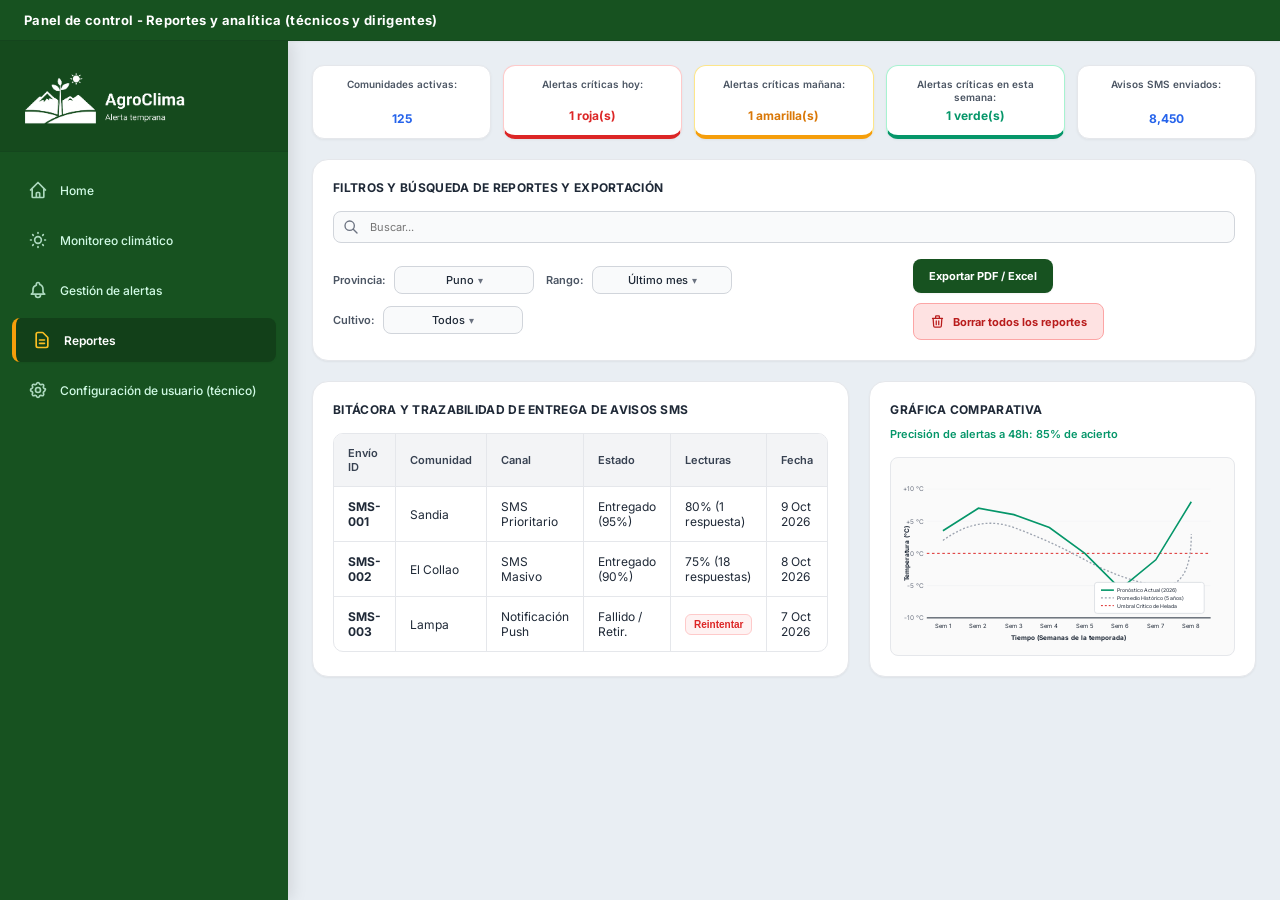
<file: AgroClima_reportes.html>
<!DOCTYPE html>
<html lang="es">
<head>
  <meta charset="UTF-8" />
  <meta name="viewport" content="width=device-width, initial-scale=1.0" />
  <title>AgroClima - Reportes</title>
  
  <!-- Enlaces a los archivos CSS y JS separados -->
  <link rel="stylesheet" href="css/estilo_reportes.css">
  <script src="java/dialogos.js" defer></script>
  <script src="java/script_reportes.js" defer></script>
</head>
<body>
  <!-- CABECERA SUPERIOR -->
  <header class="app-header">
    <h1 class="header-title">
      Panel de control - Reportes y analítica (técnicos y dirigentes)
    </h1>
  </header>
  <div class="app-layout">
    
    <!-- BARRA LATERAL (SIDEBAR) -->
    <aside class="app-sidebar">
      <div class="sidebar-logo-container">
        <img src="imagenes/logo_blanco.png" alt="AgroClima Logo" class="sidebar-logo" onerror="this.src='imagenes/logo_blanco.jpg';" />
      </div>
      <nav class="sidebar-nav">
        <a href="AgroClima_panel_de_control.html" class="nav-link">
          <svg class="nav-icon" fill="none" stroke="currentColor" viewBox="0 0 24 24"><path stroke-linecap="round" stroke-linejoin="round" stroke-width="2" d="M3 12l2-2m0 0l7-7 7 7M5 10v10a1 1 0 001 1h3m10-11l2 2m-2-2v10a1 1 0 01-1 1h-3m-6 0a1 1 0 001-1v-4a1 1 0 011-1h2a1 1 0 011 1v4a1 1 0 001 1m-6 0h6"/></svg>
          <span>Home</span>
        </a>
        <a href="AgroClima_monitoreo_climatico.html" class="nav-link">
          <svg class="nav-icon" fill="none" stroke="currentColor" viewBox="0 0 24 24"><path stroke-linecap="round" stroke-linejoin="round" stroke-width="2" d="M12 3v1m0 16v1m9-9h-1M4 12H3m15.364 6.364l-.707-.707M6.343 6.343l-.707-.707m12.728 0l-.707.707M6.343 17.657l-.707.707M16 12a4 4 0 11-8 0 4 4 0 018 0z"/></svg>
          <span>Monitoreo climático</span>
        </a>
        <a href="AgroClima_gestión_alertas.html" class="nav-link">
          <svg class="nav-icon" fill="none" stroke="currentColor" viewBox="0 0 24 24"><path stroke-linecap="round" stroke-linejoin="round" stroke-width="2" d="M15 17h5l-1.405-1.405A2.032 2.032 0 0118 14.158V11a6.002 6.002 0 00-4-5.659V5a2 2 0 10-4 0v1.341C7.67 7.165 6 9.388 6 11v3.159c0 .538-.214 1.055-.595 1.436L4 17h5m6 0v1a3 3 0 11-6 0v-1m6 0H9"/></svg>
          <span>Gestión de alertas</span>
        </a>
        <a href="AgroClima_reportes.html" class="nav-link active">
          <svg class="nav-icon" fill="none" stroke="currentColor" viewBox="0 0 24 24"><path stroke-linecap="round" stroke-linejoin="round" stroke-width="2" d="M9 12h6m-6 4h6m2 5H7a2 2 0 01-2-2V5a2 2 0 012-2h5.586a1 1 0 01.707.293l5.414 5.414a1 1 0 01.293.707V19a2 2 0 01-2 2z"/></svg>
          <span>Reportes</span>
        </a>
        <a href="AgroClima_config_de_usuario.html" class="nav-link">
          <svg class="nav-icon" fill="none" stroke="currentColor" viewBox="0 0 24 24">
            <path stroke-linecap="round" stroke-linejoin="round" stroke-width="2" d="M10.325 4.317c.426-1.756 2.924-1.756 3.35 0a1.724 1.724 0 002.573 1.066c1.543-.94 3.31.826 2.37 2.37a1.724 1.724 0 001.065 2.572c1.756.426 1.756.292 0 3.35a1.724 1.724 0 00-1.066 2.573c.94 1.543-.826 3.31-2.37 2.37a1.724 1.724 0 00-2.572 1.065c-.426 1.756-2.924 1.756-3.35 0a1.724 1.724 0 00-2.573-1.066c-1.543.94-3.31-.826-2.37-2.37a1.724 1.724 0 00-1.065-2.572c-1.756-.426-1.756-2.924 0-3.35a1.724 1.724 0 001.066-2.573c-.94-1.543.826-3.31 2.37-2.37.996.608 2.296.07 2.572-1.065z"/>
            <path stroke-linecap="round" stroke-linejoin="round" stroke-width="2" d="M15 12a3 3 0 11-6 0 3 3 0 016 0z"/>
          </svg>
          <span>Configuración de usuario (técnico)</span>
        </a>
      </nav>
    </aside>
    <main class="app-main">
      <section class="metrics-grid">
        <div class="metric-card">
          <p class="metric-title">Comunidades activas:</p>
          <p class="metric-value blue">125</p>
        </div>
        <div class="metric-card border-red">
          <p class="metric-title">Alertas críticas hoy:</p>
          <p class="metric-value red">1 roja(s)</p>
        </div>
        <div class="metric-card border-amber">
          <p class="metric-title">Alertas críticas mañana:</p>
          <p class="metric-value amber">1 amarilla(s)</p>
        </div>
        <div class="metric-card border-emerald">
          <p class="metric-title">Alertas críticas en esta semana:</p>
          <p class="metric-value emerald">1 verde(s)</p>
        </div>
        <div class="metric-card">
          <p class="metric-title">Avisos SMS enviados:</p>
          <p class="metric-value blue">8,450</p>
        </div>
      </section>
      
      <section class="card-box">
        <h2 class="section-title">Filtros y búsqueda de reportes y exportación</h2>
        <div class="search-box">
          <svg class="search-icon" fill="none" stroke="currentColor" viewBox="0 0 24 24"><path stroke-linecap="round" stroke-linejoin="round" stroke-width="2" d="M21 21l-6-6m2-5a7 7 0 11-14 0 7 7 0 0114 0z"/></svg>
          <input type="text" id="inputBuscar" class="search-input" placeholder="Buscar..." oninput="filtrarTabla()" />
        </div>
        <div class="filters-row">
          <div class="filters-group">
            <div class="filter-item">
              <span class="form-label">Provincia:</span>
              <div class="custom-dropdown" id="dropdown-provincia">
                <div class="dropdown-selected" onclick="toggleDropdown('dropdown-provincia')">Puno</div>
                <div class="dropdown-menu">
                  <div class="dropdown-option" onclick="seleccionarOpcion('dropdown-provincia', 'Puno')">Puno</div>
                  <div class="dropdown-option" onclick="seleccionarOpcion('dropdown-provincia', 'Carabaya')">Carabaya</div>
                  <div class="dropdown-option" onclick="seleccionarOpcion('dropdown-provincia', 'Lampa')">Lampa</div>
                  <div class="dropdown-option" onclick="seleccionarOpcion('dropdown-provincia', 'Azángaro')">Azángaro</div>
                  <div class="dropdown-option" onclick="seleccionarOpcion('dropdown-provincia', 'Chucuito')">Chucuito</div>
                  <div class="dropdown-option" onclick="seleccionarOpcion('dropdown-provincia', 'Huancané')">Huancané</div>
                </div>
              </div>
            </div>
            <div class="filter-item">
              <span class="form-label">Rango:</span>
              <div class="custom-dropdown" id="dropdown-rango">
                <div class="dropdown-selected" onclick="toggleDropdown('dropdown-rango')">Último mes</div>
                <div class="dropdown-menu">
                  <div class="dropdown-option" onclick="seleccionarOpcion('dropdown-rango', 'Esta semana')">Esta semana</div>
                  <div class="dropdown-option" onclick="seleccionarOpcion('dropdown-rango', 'Último mes')">Último mes</div>
                  <div class="dropdown-option" onclick="seleccionarOpcion('dropdown-rango', 'Último año')">Último año</div>
                  <div class="dropdown-option" onclick="seleccionarOpcion('dropdown-rango', 'Todo')">Todo</div>
                </div>
              </div>
            </div>
            <div class="filter-item">
              <span class="form-label">Cultivo:</span>
              <div class="custom-dropdown" id="dropdown-cultivo">
                <div class="dropdown-selected" onclick="toggleDropdown('dropdown-cultivo')">Todos</div>
                <div class="dropdown-menu">
                  <div class="dropdown-option" onclick="seleccionarOpcion('dropdown-cultivo', 'Papa')">Papa</div>
                  <div class="dropdown-option" onclick="seleccionarOpcion('dropdown-cultivo', 'Quinua')">Quinua</div>
                  <div class="dropdown-option" onclick="seleccionarOpcion('dropdown-cultivo', 'Maíz')">Maíz</div>
                  <div class="dropdown-option" onclick="seleccionarOpcion('dropdown-cultivo', 'Todos')">Todos</div>
                </div>
              </div>
            </div>
          </div>
          <div style="display: flex; gap: 10px; align-items: center; flex-wrap: wrap;">
            <button class="btn-action" onclick="exportarReporte()">Exportar PDF / Excel</button>
            <button class="btn-borrar-reportes" onclick="confirmarBorrarReportes()" title="Eliminar registros emitidos de la bitácora">
              <svg width="15" height="15" fill="none" stroke="currentColor" viewBox="0 0 24 24"><path stroke-linecap="round" stroke-linejoin="round" stroke-width="2" d="M19 7l-.867 12.142A2 2 0 0116.138 21H7.862a2 2 0 01-1.995-1.858L5 7m5 4v6m4-6v6m1-10V4a1 1 0 00-1-1h-4a1 1 0 00-1 1v3M4 7h16"/></svg>
              <span>Borrar todos los reportes</span>
            </button>
          </div>
        </div>
      </section>
      <div class="reports-grid">
        <section class="card-box">
          <h2 class="section-title">Bitácora y trazabilidad de entrega de avisos SMS</h2>
          <div class="table-container">
            <table id="tablaBitacora">
              <thead>
                <tr>
                  <th>Envío ID</th>
                  <th>Comunidad</th>
                  <th>Canal</th>
                  <th>Estado</th>
                  <th>Lecturas</th>
                  <th>Fecha</th>
                </tr>
              </thead>
              <tbody>
                <tr>
                  <td><strong>SMS-001</strong></td>
                  <td>Sandia</td>
                  <td>SMS Prioritario</td>
                  <td>Entregado (95%)</td>
                  <td>80% (1 respuesta)</td>
                  <td>9 Oct 2026</td>
                </tr>
                <tr>
                  <td><strong>SMS-002</strong></td>
                  <td>El Collao</td>
                  <td>SMS Masivo</td>
                  <td>Entregado (90%)</td>
                  <td>75% (18 respuestas)</td>
                  <td>8 Oct 2026</td>
                </tr>
                <tr>
                  <td><strong>SMS-003</strong></td>
                  <td>Lampa</td>
                  <td>Notificación Push</td>
                  <td>Fallido / Retir.</td>
                  <td>
                    <button class="btn-retry" onclick="reintentarEnvio('SMS-003', this)">Reintentar</button>
                  </td>
                  <td>7 Oct 2026</td>
                </tr>
              </tbody>
            </table>
          </div>
        </section>
        
        <section class="card-box chart-container">
          <div style="display: flex; justify-content: space-between; align-items: center; flex-wrap: wrap; gap: 10px;">
            <h2 class="section-title">Gráfica comparativa</h2>
            <p class="accuracy-tag">Precisión de alertas a 48h: 85% de acierto</p>
          </div>
          <div class="chart-box chart-box-clickable" onclick="abrirModalGrafico()" title="Hacer clic para ampliar gráfico" style="padding: 10px; border-radius: 8px; background: #fafafa; border: 1px solid #e5e7eb;">
            <svg viewBox="0 0 500 270" width="100%" height="auto" style="overflow: visible;">
              <!-- Grilla Horizontal -->
              <line x1="40" y1="30" x2="480" y2="30" stroke="#f3f4f6" stroke-width="1"/>
              <text x="35" y="34" font-size="10" fill="#6b7280" text-anchor="end">+10 °C</text>
              <line x1="40" y1="80" x2="480" y2="80" stroke="#f3f4f6" stroke-width="1"/>
              <text x="35" y="84" font-size="10" fill="#6b7280" text-anchor="end">+5 °C</text>
              <line x1="40" y1="130" x2="480" y2="130" class="linea-umbral-critico" stroke="#dc2626" stroke-width="1.5" stroke-dasharray="4"/>
              <text x="35" y="134" font-size="10" fill="#6b7280" text-anchor="end">0 °C</text>
              <line x1="40" y1="180" x2="480" y2="180" stroke="#f3f4f6" stroke-width="1"/>
              <text x="35" y="184" font-size="10" fill="#6b7280" text-anchor="end">-5 °C</text>
              <line x1="40" y1="230" x2="480" y2="230" stroke="#f3f4f6" stroke-width="1"/>
              <text x="35" y="234" font-size="10" fill="#6b7280" text-anchor="end">-10 °C</text>
              <!-- Eje X -->
              <line x1="40" y1="230" x2="480" y2="230" stroke="#1f2937" stroke-width="1.5" />
              <!-- Etiquetas Eje X (Semanas) -->
              <text x="65" y="246" font-size="9" fill="#1f2937" text-anchor="middle">Sem 1</text>
              <text x="120" y="246" font-size="9" fill="#1f2937" text-anchor="middle">Sem 2</text>
              <text x="175" y="246" font-size="9" fill="#1f2937" text-anchor="middle">Sem 3</text>
              <text x="230" y="246" font-size="9" fill="#1f2937" text-anchor="middle">Sem 4</text>
              <text x="285" y="246" font-size="9" fill="#1f2937" text-anchor="middle">Sem 5</text>
              <text x="340" y="246" font-size="9" fill="#1f2937" text-anchor="middle">Sem 6</text>
              <text x="395" y="246" font-size="9" fill="#1f2937" text-anchor="middle">Sem 7</text>
              <text x="450" y="246" font-size="9" fill="#1f2937" text-anchor="middle">Sem 8</text>
              <text x="260" y="265" font-size="10" font-weight="bold" text-anchor="middle" fill="#1f2937">
                Tiempo (Semanas de la temporada)
              </text>
              <!-- Título Eje Y -->
              <text x="-130" y="12" transform="rotate(-90)" font-size="10" font-weight="bold" fill="#1f2937" text-anchor="middle">
                Temperatura (°C)
              </text>
              <!-- Curvas de Tendencia -->
              <path d="M 65 110 Q 120 70, 175 90 T 285 140 T 395 180 T 450 100" fill="none" stroke="#9ca3af" stroke-width="2" stroke-dasharray="3" />
              <path d="M 65 95 L 120 60 L 175 70 L 230 90 L 285 130 L 340 185 L 395 140 L 450 50" fill="none" stroke="#059669" stroke-width="2.5" />
              <!-- Cuadro Leyenda -->
              <g transform="translate(300, 175)">
                <rect x="0" y="0" width="170" height="48" fill="#ffffff" stroke="#d1d5db" rx="4"/>
                <line x1="10" y1="12" x2="30" y2="12" stroke="#059669" stroke-width="2.5" />
                <text x="35" y="15" font-size="8" fill="#1f2937">Pronóstico Actual (2026)</text>
                <line x1="10" y1="24" x2="30" y2="24" stroke="#9ca3af" stroke-width="2" stroke-dasharray="3" />
                <text x="35" y="27" font-size="8" fill="#1f2937">Promedio Histórico (5 años)</text>
                <line x1="10" y1="36" x2="30" y2="36" stroke="#dc2626" stroke-width="1.5" stroke-dasharray="3" />
                <text x="35" y="39" font-size="8" fill="#1f2937">Umbral Crítico de Helada</text>
              </g>
            </svg>
          </div>
        </section>
      </div>
    </main>
  </div>
  <!-- VENTANA EMERGENTE (MODAL OVERLAY) PARA AMPLIAR EL GRÁFICO -->
  <div id="modalGrafico" class="modal-overlay" onclick="cerrarModalAlHacerClicFuera(event)">
    <div class="modal-container">
      <div class="modal-header">
        <div>
          <h2 class="section-title">Gráfica comparativa detallada</h2>
          <p class="accuracy-tag" style="margin-top: 4px;">Precisión de alertas a 48h: 85% de acierto</p>
        </div>
        <button class="modal-close-btn" onclick="cerrarModalGrafico()">&times;</button>
      </div>
      <div class="chart-box" style="padding: 16px; border-radius: 8px; background: #fafafa; border: 1px solid #e5e7eb;">
        <svg viewBox="0 0 500 270" width="100%" height="auto" style="overflow: visible;">
          <!-- Grilla Horizontal -->
          <line x1="40" y1="30" x2="480" y2="30" stroke="#f3f4f6" stroke-width="1"/>
          <text x="35" y="34" font-size="10" fill="#6b7280" text-anchor="end">+10 °C</text>
          <line x1="40" y1="80" x2="480" y2="80" stroke="#f3f4f6" stroke-width="1"/>
          <text x="35" y="84" font-size="10" fill="#6b7280" text-anchor="end">+5 °C</text>
          <line x1="40" y1="130" x2="480" y2="130" class="linea-umbral-critico" stroke="#dc2626" stroke-width="1.5" stroke-dasharray="4"/>
          <text x="35" y="134" font-size="10" fill="#6b7280" text-anchor="end">0 °C</text>
          <line x1="40" y1="180" x2="480" y2="180" stroke="#f3f4f6" stroke-width="1"/>
          <text x="35" y="184" font-size="10" fill="#6b7280" text-anchor="end">-5 °C</text>
          <line x1="40" y1="230" x2="480" y2="230" stroke="#f3f4f6" stroke-width="1"/>
          <text x="35" y="234" font-size="10" fill="#6b7280" text-anchor="end">-10 °C</text>
          <!-- Eje X -->
          <line x1="40" y1="230" x2="480" y2="230" stroke="#1f2937" stroke-width="1.5" />
          <!-- Etiquetas Eje X (Semanas) -->
          <text x="65" y="246" font-size="9" fill="#1f2937" text-anchor="middle">Sem 1</text>
          <text x="120" y="246" font-size="9" fill="#1f2937" text-anchor="middle">Sem 2</text>
          <text x="175" y="246" font-size="9" fill="#1f2937" text-anchor="middle">Sem 3</text>
          <text x="230" y="246" font-size="9" fill="#1f2937" text-anchor="middle">Sem 4</text>
          <text x="285" y="246" font-size="9" fill="#1f2937" text-anchor="middle">Sem 5</text>
          <text x="340" y="246" font-size="9" fill="#1f2937" text-anchor="middle">Sem 6</text>
          <text x="395" y="246" font-size="9" fill="#1f2937" text-anchor="middle">Sem 7</text>
          <text x="450" y="246" font-size="9" fill="#1f2937" text-anchor="middle">Sem 8</text>
          <text x="260" y="265" font-size="10" font-weight="bold" text-anchor="middle" fill="#1f2937">
            Tiempo (Semanas de la temporada)
          </text>
          <!-- Título Eje Y -->
          <text x="-130" y="12" transform="rotate(-90)" font-size="10" font-weight="bold" fill="#1f2937" text-anchor="middle">
            Temperatura (°C)
          </text>
          <!-- Curvas de Tendencia -->
          <path d="M 65 110 Q 120 70, 175 90 T 285 140 T 395 180 T 450 100" fill="none" stroke="#9ca3af" stroke-width="2" stroke-dasharray="3" />
          <path d="M 65 95 L 120 60 L 175 70 L 230 90 L 285 130 L 340 185 L 395 140 L 450 50" fill="none" stroke="#059669" stroke-width="2.5" />
          <!-- Cuadro Leyenda -->
          <g transform="translate(300, 175)">
            <rect x="0" y="0" width="170" height="48" fill="#ffffff" stroke="#d1d5db" rx="4"/>
            <line x1="10" y1="12" x2="30" y2="12" stroke="#059669" stroke-width="2.5" />
            <text x="35" y="15" font-size="8" fill="#1f2937">Pronóstico Actual (2026)</text>
            <line x1="10" y1="24" x2="30" y2="24" stroke="#9ca3af" stroke-width="2" stroke-dasharray="3" />
            <text x="35" y="27" font-size="8" fill="#1f2937">Promedio Histórico (5 años)</text>
            <line x1="10" y1="36" x2="30" y2="36" stroke="#dc2626" stroke-width="1.5" stroke-dasharray="3" />
            <text x="35" y="39" font-size="8" fill="#1f2937">Umbral Crítico de Helada</text>
          </g>
        </svg>
      </div>
    </div>
  </div>
</body>
</html>
</file>
<file: css/estilo_index.css>
@import url('https://fonts.googleapis.com/css2?family=Inter:wght@300;400;500;600;700;800&display=swap');

:root {
  --font-xs: 10px;
  --font-sm: 11px;
  --font-md: 12px;
  --font-lg: 13px;
  --font-xl: 14px;
}

html.font-pequena {
  --font-xs: 9px !important; --font-sm: 10px !important; --font-md: 11px !important; --font-lg: 12px !important; --font-xl: 13px !important;
}

html.font-normal {
  --font-xs: 10px !important; --font-sm: 11px !important; --font-md: 12px !important; --font-lg: 13px !important; --font-xl: 14px !important;
}

html.font-grande {
  --font-xs: 12px !important; --font-sm: 13px !important; --font-md: 14px !important; --font-lg: 15px !important; --font-xl: 16px !important;
}

* {
  box-sizing: border-box;
  margin: 0;
  padding: 0;
}

body {
  font-family: 'Inter', sans-serif;
  background-color: #E9EEF3;
  min-height: 100vh;
  display: flex;
  flex-direction: column;
  justify-content: space-between;
  -webkit-font-smoothing: antialiased;
  font-size: var(--font-md);
}

.hero-main {
  position: relative;
  min-height: 100vh;
  display: flex;
  flex-direction: column;
  align-items: center;
  justify-content: center;
  text-align: center;
  padding: 24px;
  overflow: hidden;
  background-color: #134922;
}

.hero-bg-img {
  position: absolute;
  inset: 0;
  width: 100%;
  height: 100%;
  object-fit: cover;
  z-index: 0;
}

.figma-overlay {
  position: absolute;
  inset: 0;
  z-index: 10;
  background: linear-gradient(
    135deg,
    rgba(15, 81, 33, 0.92) 0%,
    rgba(20, 95, 40, 0.75) 35%,
    rgba(30, 80, 45, 0.35) 60%,
    rgba(150, 65, 10, 0.85) 100%
  );
}

.hero-content {
  position: relative;
  z-index: 20;
  max-width: 672px;
  color: #ffffff;
  display: flex;
  flex-direction: column;
  gap: 24px;
}

.logo-img {
  height: 80px;
  width: auto;
  margin: 0 auto;
  object-fit: contain;
  margin-bottom: 16px;
}

.hero-title {
  font-size: 2.25rem;
  font-weight: 800;
  letter-spacing: -0.025em;
}

@media (min-width: 640px) {
  .hero-title {
    font-size: 3rem;
  }
}

.hero-subtitle {
  font-size: 1.125rem;
  color: #d1fae5;
  font-weight: 300;
}

.hero-description {
  font-size: var(--font-md);
  color: #e5e7eb;
  max-width: 28rem;
  margin: 0 auto;
  line-height: 1.625;
  padding-top: 8px;
}

.btn-container {
  padding-top: 24px;
}

.btn-login {
  display: inline-block;
  background-color: #175220;
  color: #ffffff;
  font-weight: 700;
  font-size: var(--font-lg);
  padding: 14px 32px;
  border-radius: 8px;
  box-shadow: 0 10px 15px -3px rgba(0, 0, 0, 0.2), 0 4px 6px -2px rgba(0, 0, 0, 0.1);
  text-decoration: none;
  transition: all 0.2s ease-in-out;
}

.btn-login:hover {
  background-color: #124019;
  box-shadow: 0 20px 25px -5px rgba(0, 0, 0, 0.25), 0 10px 10px -5px rgba(0, 0, 0, 0.1);
}

.btn-login:active {
  transform: scale(0.95);
}

/* ==========================================================
   MODO ALTO CONTRASTE (OPTIMIZADO Y CORREGIDO)
   ========================================================== */
body.high-contrast {
  background-color: #000000 !important;
  color: #ffffff !important;
}

body.high-contrast div,
body.high-contrast section,
body.high-contrast main,
body.high-contrast aside,
body.high-contrast header,
body.high-contrast article,
body.high-contrast .metric-card,
body.high-contrast .profile-card,
body.high-contrast .settings-panel,
body.high-contrast .card-box,
body.high-contrast .map-section,
body.high-contrast .table-section,
body.high-contrast .right-column,
body.high-contrast .section-card,
body.high-contrast .bg-white,
body.high-contrast [class*="bg-"] {
  background-color: #111111 !important;
  border-color: #ffffff !important;
}

body.high-contrast *,
body.high-contrast p,
body.high-contrast span,
body.high-contrast label,
body.high-contrast h1,
body.high-contrast h2,
body.high-contrast h3,
body.high-contrast h4,
body.high-contrast td,
body.high-contrast small,
body.high-contrast strong {
  color: #ffffff !important;
}

body.high-contrast .metric-value.red,
body.high-contrast .risk-level.alto,
body.high-contrast .risk-txt-alto,
body.high-contrast .text-red-500 {
  color: #ff4d4d !important;
}

body.high-contrast .metric-value.amber,
body.high-contrast .risk-level.medio,
body.high-contrast .risk-txt-medio,
body.high-contrast .text-amber-500 {
  color: #ffcc00 !important;
}

body.high-contrast .metric-value.emerald,
body.high-contrast .risk-level.bajo,
body.high-contrast .risk-txt-bajo,
body.high-contrast .text-emerald-500,
body.high-contrast .stable {
  color: #00ff66 !important;
}

body.high-contrast .metric-value.blue,
body.high-contrast .text-blue-500 {
  color: #3399ff !important;
}

body.high-contrast .progress-bar {
  background-color: #333333 !important;
  border: 1px solid #ffffff !important;
}

body.high-contrast .progress-fill {
  background-color: #00ff66 !important;
}

body.high-contrast .tag-badge.active {
  background-color: #ffff00 !important;
  color: #000000 !important;
  border: 2px solid #ffffff !important;
  font-weight: 800 !important;
}

body.high-contrast .tag-badge.active * {
  color: #000000 !important;
}

body.high-contrast .tag-badge.inactive {
  background-color: #111111 !important;
  color: #888888 !important;
  border: 2px solid #555555 !important;
  font-weight: 500 !important;
}

body.high-contrast thead,
body.high-contrast th,
body.high-contrast tr:first-child {
  background-color: #1a1a1a !important;
  border-bottom: 2px solid #ffffff !important;
}

body.high-contrast th,
body.high-contrast th * {
  color: #ffff00 !important;
}

body.high-contrast button,
body.high-contrast .btn-action,
body.high-contrast .btn-primary,
body.high-contrast .btn-primary-sim,
body.high-contrast .btn-alert,
body.high-contrast .btn-ejecutar-difusion,
body.high-contrast .btn-difundir,
body.high-contrast .btn-retry,
body.high-contrast .btn-modal-confirm,
body.high-contrast [role="button"] {
  background-color: #ffff00 !important;
  color: #000000 !important;
  border: 2px solid #ffffff !important;
  font-weight: 800 !important;
}

body.high-contrast button *,
body.high-contrast .btn-action * {
  color: #000000 !important;
}

body.high-contrast .btn-icon {
  background: transparent !important;
  border: none !important;
}

body.high-contrast .btn-icon svg {
  stroke: #ffff00 !important;
}

body.high-contrast input,
body.high-contrast select,
body.high-contrast textarea,
body.high-contrast .custom-input,
body.high-contrast .search-input,
body.high-contrast .search-input-custom,
body.high-contrast .dropdown-selected,
body.high-contrast .dropdown-menu {
  background-color: #000000 !important;
  color: #ffff00 !important;
  border: 2px solid #ffff00 !important;
}

body.high-contrast .chart-box,
body.high-contrast .chart-container,
body.high-contrast canvas,
body.high-contrast svg {
  background-color: #000000 !important;
  background: #000000 !important;
  border: 1px solid #555555 !important;
  filter: none !important;
}

body.high-contrast svg text,
body.high-contrast canvas text,
body.high-contrast .chart-footer-title,
body.high-contrast .accuracy-tag {
  fill: #ffffff !important;
  color: #ffffff !important;
  font-weight: bold !important;
}

body.high-contrast svg line,
body.high-contrast svg path[stroke="#f3f4f6"],
body.high-contrast svg line[stroke="#f3f4f6"] {
  stroke: #444444 !important;
}

body.high-contrast svg line[stroke="#000"],
body.high-contrast svg line[stroke="#9ca3af"] {
  stroke: #ffffff !important;
}

body.high-contrast svg path[stroke="#14532d"],
body.high-contrast svg path[stroke="#059669"] {
  stroke: #00ff66 !important;
  stroke-width: 3px !important;
}

body.high-contrast svg line[stroke="#dc2626"],
body.high-contrast svg path[stroke="#dc2626"] {
  stroke: #ff3333 !important;
}
</file>
<file: css/estilo_gestión_alertas.css>
@import url('https://fonts.googleapis.com/css2?family=Inter:wght@300;400;500;600;700&display=swap');

:root {
  --font-xs: 10px;
  --font-sm: 11px;
  --font-md: 12px;
  --font-lg: 13px;
  --font-xl: 14px;
}

html.font-pequena {
  --font-xs: 9px !important; --font-sm: 10px !important; --font-md: 11px !important; --font-lg: 12px !important; --font-xl: 13px !important;
}

html.font-normal {
  --font-xs: 10px !important; --font-sm: 11px !important; --font-md: 12px !important; --font-lg: 13px !important; --font-xl: 14px !important;
}

html.font-grande {
  --font-xs: 12px !important; --font-sm: 13px !important; --font-md: 14px !important; --font-lg: 15px !important; --font-xl: 16px !important;
}

* {
  box-sizing: border-box;
  margin: 0;
  padding: 0;
}

body {
  font-family: 'Inter', sans-serif;
  background-color: #E9EEF3;
  color: #1f2937;
  min-height: 100vh;
  display: flex;
  flex-direction: column;
  -webkit-font-smoothing: antialiased;
  font-size: var(--font-md);
}

.app-header {
  background-color: #175220;
  color: #ffffff;
  padding: 12px 24px;
  box-shadow: 0 1px 2px rgba(0, 0, 0, 0.05);
  border-bottom: 1px solid #14451d;
  width: 100%;
}

.header-title {
  font-size: var(--font-lg);
  font-weight: 700;
  letter-spacing: 0.025em;
}

.app-layout {
  flex: 1;
  display: flex;
  flex-direction: column;
  width: 100%;
  overflow: hidden;
}

@media (min-width: 768px) {
  .app-layout { flex-direction: row; }
}

.app-sidebar {
  width: 100%;
  background-color: #175220;
  color: #ffffff;
  display: flex;
  flex-direction: column;
  flex-shrink: 0;
  min-height: 100%;
  box-shadow: 4px 0 15px rgba(0, 0, 0, 0.1);
}

@media (min-width: 768px) {
  .app-sidebar { width: 288px; }
}

.sidebar-logo-container {
  padding: 20px;
  border-bottom: 1px solid rgba(20, 69, 29, 0.6);
  display: flex;
  align-items: center;
  gap: 12px;
  background-color: rgba(18, 64, 25, 0.4);
}

.sidebar-logo {
  height: 70px;
  width: auto;
  object-fit: contain;
}

.sidebar-nav {
  flex: 1;
  padding: 16px 12px;
  display: flex;
  flex-direction: column;
  gap: 6px;
}

.nav-link {
  width: 100%;
  display: flex;
  align-items: center;
  gap: 12px;
  padding: 12px 16px;
  color: #d1fae5;
  border-radius: 8px;
  text-decoration: none;
  transition: all 0.2s ease;
  font-size: var(--font-md);
  font-weight: 500;
}

.nav-link:hover {
  background-color: rgba(18, 64, 25, 0.6);
  color: #ffffff;
}

.nav-link.active {
  background-color: #124019;
  border-left: 4px solid #f59e0b;
  font-weight: 600;
  color: #ffffff;
  box-shadow: 0 1px 2px rgba(0, 0, 0, 0.05);
}

.nav-icon {
  width: 20px;
  height: 20px;
  flex-shrink: 0;
  opacity: 0.8;
}

.nav-link.active .nav-icon {
  opacity: 1;
  color: #fbbf24;
}

.app-main {
  flex: 1;
  padding: 16px;
  display: flex;
  flex-direction: column;
  gap: 20px;
  overflow-y: auto;
}

@media (min-width: 768px) {
  .app-main { padding: 24px; }
}

.metrics-grid {
  display: grid;
  grid-template-columns: repeat(2, 1fr);
  gap: 12px;
}

@media (min-width: 640px) {
  .metrics-grid { grid-template-columns: repeat(3, 1fr); }
}

@media (min-width: 1024px) {
  .metrics-grid { grid-template-columns: repeat(5, 1fr); }
}

.metric-card {
  background-color: #ffffff;
  padding: 12px 10px;
  border-radius: 12px;
  border: 1px solid #e5e7eb;
  box-shadow: 0 1px 3px rgba(0, 0, 0, 0.05);
  text-align: center;
  display: flex;
  flex-direction: column;
  justify-content: space-between;
  gap: 4px;
}

.metric-card.border-red { border: 1px solid #fecaca; border-bottom: 4px solid #dc2626; }
.metric-card.border-amber { border: 1px solid #fde68a; border-bottom: 4px solid #f59e0b; }
.metric-card.border-emerald { border: 1px solid #a7f3d0; border-bottom: 4px solid #059669; }

.metric-title {
  font-size: var(--font-xs);
  font-weight: 600;
  color: #4b5563;
  line-height: 1.3;
}

.metric-value {
  font-size: var(--font-md);
  font-weight: 700;
}

.metric-value.blue { color: #2563eb; }
.metric-value.red { color: #dc2626; }
.metric-value.amber { color: #d97706; }
.metric-value.emerald { color: #059669; }

.section-card {
  background-color: #ffffff;
  border-radius: 16px;
  border: 1px solid #e5e7eb;
  padding: 20px;
  box-shadow: 0 1px 2px rgba(0, 0, 0, 0.05);
  display: flex;
  flex-direction: column;
  gap: 16px;
}

.section-title {
  font-size: var(--font-md);
  font-weight: 700;
  color: #1f2937;
}

.filters-container {
  display: flex;
  flex-direction: column;
  gap: 14px;
}

.search-bar-wrap {
  position: relative;
  width: 100%;
}

.search-input-custom {
  width: 100%;
  background-color: #f3f4f6;
  border: 1px solid #e5e7eb;
  border-radius: 9999px;
  padding: 8px 16px 8px 36px;
  font-size: var(--font-xs);
  outline: none;
  color: #374151;
}

.search-icon-pos {
  position: absolute;
  left: 14px;
  top: 50%;
  transform: translateY(-50%);
  width: 12px;
  height: 12px;
  color: #9ca3af;
}

.filter-row-controls {
  display: flex;
  flex-wrap: wrap;
  gap: 16px;
  align-items: center;
  font-size: var(--font-xs);
}

.filter-group-inline {
  display: flex;
  align-items: center;
  gap: 8px;
}

.filter-label-text {
  font-weight: 600;
  color: #4b5563;
}

.custom-select {
  background-color: #ffffff;
  border: 1px solid #d1d5db;
  border-radius: 8px;
  padding: 6px 12px;
  font-size: var(--font-xs);
  font-weight: 500;
  color: #1f2937;
  outline: none;
  cursor: pointer;
}

.table-responsive-wrap { overflow-x: auto; }

.custom-table {
  width: 100%;
  border-collapse: collapse;
  text-align: left;
  font-size: var(--font-xs);
}

.custom-table th {
  background-color: #ffffff;
  color: #111827;
  font-weight: 700;
  padding: 12px 16px;
  border-bottom: 2px solid #e5e7eb;
  border-top: 1px solid #e5e7eb;
}

.custom-table td {
  padding: 14px 16px;
  border-bottom: 1px solid #e5e7eb;
  color: #1f2937;
  vertical-align: middle;
  font-weight: 500;
}

.risk-txt-alto { color: #dc2626; font-weight: 600; }
.risk-txt-medio { color: #d97706; font-weight: 600; }
.risk-txt-bajo { color: #059669; font-weight: 600; }

.btn-difundir {
  background-color: #14532d;
  color: #ffffff;
  font-weight: 600;
  font-size: var(--font-xs);
  padding: 6px 18px;
  border-radius: 8px;
  border: none;
  cursor: pointer;
  box-shadow: 0 1px 2px rgba(0,0,0,0.05);
  transition: background-color 0.2s;
}

.btn-difundir:hover { background-color: #166534; }

.console-header-flex {
  display: flex;
  justify-content: space-between;
  align-items: center;
  flex-wrap: wrap;
  gap: 10px;
}

.console-status-badge {
  font-size: var(--font-xs);
  font-weight: 600;
  color: #059669;
}

.template-control-row {
  display: flex;
  align-items: center;
  gap: 10px;
  font-size: var(--font-xs);
  font-weight: 600;
}

.template-select-wide {
  flex: 1;
  max-width: 320px;
  background-color: #ffffff;
  border: 1px solid #d1d5db;
  border-radius: 8px;
  padding: 8px 12px;
  font-size: var(--font-xs);
  outline: none;
}

.sms-textarea {
  width: 100%;
  height: 90px;
  background-color: #ffffff;
  border: 1px solid #d1d5db;
  border-radius: 8px;
  padding: 12px;
  font-size: var(--font-xs);
  font-family: 'Inter', sans-serif;
  color: #374151;
  resize: none;
  outline: none;
}

.sms-footer-info {
  display: flex;
  justify-content: space-between;
  align-items: center;
  flex-wrap: wrap;
  gap: 10px;
  font-size: var(--font-xs);
  color: #059669;
  font-weight: 600;
}

.btn-ejecutar-difusion {
  background-color: #14532d;
  color: #ffffff;
  font-weight: 700;
  font-size: var(--font-md);
  padding: 12px 24px;
  border-radius: 10px;
  border: none;
  cursor: pointer;
  box-shadow: 0 4px 6px rgba(0,0,0,0.1);
  transition: background-color 0.2s;
}

.btn-ejecutar-difusion:hover { background-color: #166534; }

.modal-overlay {
  display: none;
  position: fixed;
  inset: 0;
  background-color: rgba(0, 0, 0, 0.4);
  z-index: 1000;
  justify-content: center;
  align-items: center;
}

.modal-overlay.show { display: flex; }

.modal-box {
  background-color: #ffffff;
  border: 1px solid #14532d;
  border-radius: 16px;
  padding: 24px;
  width: 100%;
  max-width: 360px;
  box-shadow: 0 10px 25px rgba(0,0,0,0.15);
  display: flex;
  flex-direction: column;
  gap: 20px;
  text-align: center;
}

.modal-title-text {
  font-size: var(--font-md);
  font-weight: 700;
  color: #1f2937;
}

.modal-buttons-row {
  display: flex;
  gap: 12px;
  justify-content: center;
}

.btn-modal-cancel {
  background-color: #dc2626;
  color: #ffffff;
  font-weight: 700;
  font-size: var(--font-xs);
  padding: 8px 20px;
  border-radius: 8px;
  border: none;
  cursor: pointer;
}

.btn-modal-confirm {
  background-color: #14532d;
  color: #ffffff;
  font-weight: 700;
  font-size: var(--font-xs);
  padding: 8px 20px;
  border-radius: 8px;
  border: none;
  cursor: pointer;
}

/* ==========================================================
   MODO ALTO CONTRASTE (OPTIMIZADO Y CORREGIDO)
   ========================================================== */
body.high-contrast {
  background-color: #000000 !important;
  color: #ffffff !important;
}

body.high-contrast div,
body.high-contrast section,
body.high-contrast main,
body.high-contrast aside,
body.high-contrast header,
body.high-contrast article,
body.high-contrast .metric-card,
body.high-contrast .profile-card,
body.high-contrast .settings-panel,
body.high-contrast .card-box,
body.high-contrast .map-section,
body.high-contrast .table-section,
body.high-contrast .right-column,
body.high-contrast .section-card,
body.high-contrast .bg-white,
body.high-contrast [class*="bg-"] {
  background-color: #111111 !important;
  border-color: #ffffff !important;
}

body.high-contrast *,
body.high-contrast p,
body.high-contrast span,
body.high-contrast label,
body.high-contrast h1,
body.high-contrast h2,
body.high-contrast h3,
body.high-contrast h4,
body.high-contrast td,
body.high-contrast small,
body.high-contrast strong {
  color: #ffffff !important;
}

body.high-contrast .metric-value.red,
body.high-contrast .risk-txt-alto,
body.high-contrast .text-red-500 {
  color: #ff4d4d !important;
}

body.high-contrast .metric-value.amber,
body.high-contrast .risk-txt-medio,
body.high-contrast .text-amber-500 {
  color: #ffcc00 !important;
}

body.high-contrast .metric-value.emerald,
body.high-contrast .risk-txt-bajo,
body.high-contrast .text-emerald-500 {
  color: #00ff66 !important;
}

body.high-contrast .metric-value.blue,
body.high-contrast .text-blue-500 {
  color: #3399ff !important;
}

body.high-contrast thead,
body.high-contrast th,
body.high-contrast tr:first-child {
  background-color: #1a1a1a !important;
  border-bottom: 2px solid #ffffff !important;
}

body.high-contrast th,
body.high-contrast th * {
  color: #ffff00 !important;
}

body.high-contrast button,
body.high-contrast .btn-action,
body.high-contrast .btn-difundir,
body.high-contrast .btn-ejecutar-difusion,
body.high-contrast .btn-modal-confirm,
body.high-contrast .btn-modal-cancel {
  background-color: #ffff00 !important;
  color: #000000 !important;
  border: 2px solid #ffffff !important;
  font-weight: 800 !important;
}

body.high-contrast button *,
body.high-contrast .btn-action * {
  color: #000000 !important;
}

body.high-contrast input,
body.high-contrast select,
body.high-contrast textarea,
body.high-contrast .search-input-custom,
body.high-contrast .custom-select,
body.high-contrast .template-select-wide,
body.high-contrast .sms-textarea {
  background-color: #000000 !important;
  color: #ffff00 !important;
  border: 2px solid #ffff00 !important;
}

.btn-difundir.difundido {
  background-color: #f3f4f6 !important;
  color: #059669 !important;
  border: 1px solid #10b981 !important;
  cursor: default !important;
  box-shadow: none !important;
}
.btn-difundir.difundido:hover {
  background-color: #f3f4f6 !important;
}

.control-field-inline { display: flex; align-items: center; gap: 8px; flex-wrap: wrap; }
.control-label { color: #374151; font-weight: 600; font-size: var(--font-xs); }
</file>
<file: css/estilo_inicio_sesion.css>
@import url('https://fonts.googleapis.com/css2?family=Inter:wght@300;400;500;600;700;800&display=swap');

:root {
  --primary-color: #175220;
  --primary-dark: #124019;
  --hero-bg: #134922;
  --bg-main: #E9EEF3;
  --text-main: #1f2937;
  --border-color: #d1d5db;
  --font-xs: 10px;
  --font-sm: 11px;
  --font-md: 12px;
  --font-lg: 13px;
  --font-xl: 14px;
}

html.font-pequena {
  --font-xs: 9px !important; --font-sm: 10px !important; --font-md: 11px !important; --font-lg: 12px !important; --font-xl: 13px !important;
}

html.font-normal {
  --font-xs: 10px !important; --font-sm: 11px !important; --font-md: 12px !important; --font-lg: 13px !important; --font-xl: 14px !important;
}

html.font-grande {
  --font-xs: 12px !important; --font-sm: 13px !important; --font-md: 14px !important; --font-lg: 15px !important; --font-xl: 16px !important;
}

* {
  box-sizing: border-box;
  margin: 0;
  padding: 0;
}

body {
  font-family: 'Inter', sans-serif;
  background-color: var(--bg-main);
  color: var(--text-main);
  min-height: 100vh;
  -webkit-font-smoothing: antialiased;
  font-size: var(--font-md);
}

.main-layout {
  min-height: 100vh;
  display: flex;
  flex-direction: column;
  width: 100%;
}

@media (min-width: 768px) {
  .main-layout { flex-direction: row; }
}

.hero-sidebar {
  position: relative;
  width: 100%;
  min-height: 500px;
  display: flex;
  flex-direction: column;
  justify-content: space-between;
  overflow: hidden;
  background-color: var(--hero-bg);
}

@media (min-width: 768px) {
  .hero-sidebar { width: 50%; min-height: 100vh; }
}

.sidebar-bg {
  position: absolute;
  inset: 0;
  width: 100%;
  height: 100%;
  object-fit: cover;
  z-index: 0;
}

.figma-superposicion {
  position: absolute;
  inset: 0;
  z-index: 10;
  background: linear-gradient(
    135deg,
    rgba(15, 81, 33, 0.92) 0%,
    rgba(20, 95, 40, 0.75) 35%,
    rgba(30, 80, 45, 0.35) 60%,
    rgba(150, 65, 10, 0.85) 100%
  );
}

.sidebar-content {
  position: relative;
  z-index: 20;
  display: flex;
  flex-direction: column;
  justify-content: space-between;
  padding: 32px;
  width: 100%;
  height: 100%;
  min-height: 500px;
}

@media (min-width: 640px) { .sidebar-content { padding: 48px; } }
@media (min-width: 768px) { .sidebar-content { padding: 56px; min-height: 100vh; } }
@media (min-width: 1024px) { .sidebar-content { padding: 64px; } }

.sidebar-logo {
  height: 64px;
  width: auto;
  object-fit: contain;
}

.sidebar-text-wrap {
  max-width: 28rem;
  margin: auto 0;
  padding: 40px 0;
}

@media (min-width: 768px) { .sidebar-text-wrap { padding: 0; } }

.sidebar-title {
  font-size: 1.5rem;
  font-weight: 700;
  margin-bottom: 14px;
  line-height: 1.35;
  color: #ffffff;
  letter-spacing: -0.025em;
}

@media (min-width: 640px) { .sidebar-title { font-size: 1.875rem; } }
@media (min-width: 1024px) { .sidebar-title { font-size: 2.25rem; } }

.sidebar-desc {
  font-size: var(--font-sm);
  color: #f3f4f6;
  font-weight: 400;
  line-height: 1.6;
  opacity: 0.9;
  max-width: 22rem;
}

.form-section {
  width: 100%;
  display: flex;
  flex-direction: column;
  justify-content: space-between;
  padding: 24px;
  background-color: var(--bg-main);
  min-height: 100vh;
  position: relative;
}

@media (min-width: 640px) { .form-section { padding: 40px; } }
@media (min-width: 768px) { .form-section { width: 50%; padding: 48px; } }
@media (min-width: 1024px) { .form-section { padding: 64px; } }

.btn-volver {
  display: inline-flex;
  align-items: center;
  gap: 8px;
  padding: 6px 14px;
  border: 1px solid var(--border-color);
  font-size: var(--font-xs);
  font-weight: 500;
  color: #374151;
  background-color: #ffffff;
  border-radius: 6px;
  box-shadow: 0 1px 2px rgba(0,0,0,0.05);
  text-decoration: none;
  transition: background-color 0.2s ease;
  align-self: flex-start;
}

.btn-volver:hover { background-color: #f9fafb; }

.form-wrapper {
  width: 100%;
  max-width: 380px;
  margin: auto;
  padding: 32px 0;
}

.form-header {
  display: flex;
  flex-direction: column;
  align-items: center;
  margin-bottom: 32px;
  text-align: center;
}

.brand-logo-form {
  height: 112px;
  width: auto;
  margin-bottom: 12px;
  object-fit: contain;
}

.brand-title {
  font-size: var(--font-xl);
  font-weight: 800;
  letter-spacing: 0.05em;
  color: #1b3221;
  text-transform: uppercase;
}

.brand-subtitle {
  font-size: var(--font-xs);
  font-weight: 600;
  color: #6b7280;
  text-transform: uppercase;
  letter-spacing: 0.1em;
  margin-top: 2px;
}

.panel-title {
  font-size: var(--font-xs);
  font-weight: 700;
  color: #111827;
  margin-top: 28px;
}

.login-form {
  display: flex;
  flex-direction: column;
  gap: 20px;
}

.input-group {
  display: flex;
  flex-direction: column;
  gap: 8px;
}

.input-label {
  font-size: var(--font-xs);
  font-weight: 700;
  color: #1f2937;
}

.custom-input {
  width: 100%;
  padding: 12px 16px;
  background-color: #ffffff;
  text-align: center;
  font-size: var(--font-md);
  font-weight: 500;
  color: #374151;
  border-radius: 8px;
  box-shadow: 0 1px 2px rgba(0,0,0,0.05);
  border: 1px solid transparent;
  outline: none;
  transition: all 0.2s ease;
}

.custom-input::placeholder { color: #d1d5db; }

.custom-input:focus {
  border-color: #166534;
  background-color: #ffffff;
  box-shadow: 0 0 0 3px rgba(22, 101, 52, 0.15);
}

.input-codigo { letter-spacing: 0.25em; }

.submit-wrap {
  padding-top: 12px;
  display: flex;
  justify-content: center;
}

.btn-submit {
  width: 176px;
  padding: 12px 0;
  background-color: var(--primary-color);
  color: #ffffff;
  font-weight: 700;
  font-size: var(--font-md);
  border: none;
  border-radius: 8px;
  box-shadow: 0 4px 6px -1px rgba(0, 0, 0, 0.1), 0 2px 4px -1px rgba(0, 0, 0, 0.06);
  cursor: pointer;
  transition: all 0.2s ease;
}

.btn-submit:hover {
  background-color: var(--primary-dark);
  box-shadow: 0 10px 15px -3px rgba(0, 0, 0, 0.1), 0 4px 6px -2px rgba(0, 0, 0, 0.05);
}

.btn-submit:active { transform: scale(0.98); }

.footer-spacer { display: none; }
@media (min-width: 640px) { .footer-spacer { display: block; } }

/* ==========================================================
   MODO ALTO CONTRASTE (OPTIMIZADO Y CORREGIDO)
   ========================================================== */
body.high-contrast {
  background-color: #000000 !important;
  color: #ffffff !important;
}

body.high-contrast div,
body.high-contrast section,
body.high-contrast main,
body.high-contrast aside,
body.high-contrast header,
body.high-contrast article,
body.high-contrast .metric-card,
body.high-contrast .profile-card,
body.high-contrast .settings-panel,
body.high-contrast .card-box,
body.high-contrast .map-section,
body.high-contrast .table-section,
body.high-contrast .right-column,
body.high-contrast .section-card,
body.high-contrast .bg-white,
body.high-contrast [class*="bg-"] {
  background-color: #111111 !important;
  border-color: #ffffff !important;
}

body.high-contrast *,
body.high-contrast p,
body.high-contrast span,
body.high-contrast label,
body.high-contrast h1,
body.high-contrast h2,
body.high-contrast h3,
body.high-contrast h4,
body.high-contrast td,
body.high-contrast small,
body.high-contrast strong {
  color: #ffffff !important;
}

body.high-contrast button,
body.high-contrast .btn-action,
body.high-contrast .btn-submit,
body.high-contrast .btn-volver {
  background-color: #ffff00 !important;
  color: #000000 !important;
  border: 2px solid #ffffff !important;
  font-weight: 800 !important;
}

body.high-contrast button *,
body.high-contrast .btn-action *,
body.high-contrast .btn-submit * {
  color: #000000 !important;
}

body.high-contrast input,
body.high-contrast select,
body.high-contrast textarea,
body.high-contrast .custom-input {
  background-color: #000000 !important;
  color: #ffff00 !important;
  border: 2px solid #ffff00 !important;
}
</file>
<file: css/estilo_monitoreo.css>
@import url('https://fonts.googleapis.com/css?family=Inter:wght@300;400;500;600;700&display=swap');

:root {
  --font-xs: 10px;
  --font-sm: 11px;
  --font-md: 12px;
  --font-lg: 13px;
  --font-xl: 14px;
}

html.font-pequena {
  --font-xs: 9px !important; --font-sm: 10px !important; --font-md: 11px !important; --font-lg: 12px !important; --font-xl: 13px !important;
}

html.font-normal {
  --font-xs: 10px !important; --font-sm: 11px !important; --font-md: 12px !important; --font-lg: 13px !important; --font-xl: 14px !important;
}

html.font-grande {
  --font-xs: 12px !important; --font-sm: 13px !important; --font-md: 14px !important; --font-lg: 15px !important; --font-xl: 16px !important;
}

* {
  box-sizing: border-box;
  margin: 0;
  padding: 0;
}

body {
  font-family: 'Inter', sans-serif;
  background-color: #E9EEF3;
  color: #1f2937;
  min-height: 100vh;
  display: flex;
  flex-direction: column;
  -webkit-font-smoothing: antialiased;
  font-size: var(--font-md);
}

.app-header {
  background-color: #175220;
  color: #ffffff;
  padding: 12px 24px;
  box-shadow: 0 1px 2px rgba(0, 0, 0, 0.05);
  border-bottom: 1px solid #14451d;
  width: 100%;
}

.header-title {
  font-size: var(--font-lg);
  font-weight: 700;
  letter-spacing: 0.025em;
}

.app-layout {
  flex: 1;
  display: flex;
  flex-direction: column;
  width: 100%;
  overflow: hidden;
}

@media (min-width: 768px) {
  .app-layout { flex-direction: row; }
}

.app-sidebar {
  width: 100%;
  background-color: #175220;
  color: #ffffff;
  display: flex;
  flex-direction: column;
  flex-shrink: 0;
  min-height: 100%;
  box-shadow: 4px 0 15px rgba(0, 0, 0, 0.1);
}

@media (min-width: 768px) {
  .app-sidebar { width: 288px; }
}

.sidebar-logo-container {
  padding: 20px;
  border-bottom: 1px solid rgba(20, 69, 29, 0.6);
  display: flex;
  align-items: center;
  gap: 12px;
  background-color: rgba(18, 64, 25, 0.4);
}

.sidebar-logo {
  height: 70px;
  width: auto;
  object-fit: contain;
}

.sidebar-nav {
  flex: 1;
  padding: 16px 12px;
  display: flex;
  flex-direction: column;
  gap: 6px;
}

.nav-link {
  width: 100%;
  display: flex;
  align-items: center;
  gap: 12px;
  padding: 12px 16px;
  color: #d1fae5;
  border-radius: 8px;
  text-decoration: none;
  transition: all 0.2s ease;
  font-size: var(--font-md);
  font-weight: 500;
}

.nav-link:hover {
  background-color: rgba(18, 64, 25, 0.6);
  color: #ffffff;
}

.nav-link.active {
  background-color: #124019;
  border-left: 4px solid #f59e0b;
  font-weight: 600;
  color: #ffffff;
  box-shadow: 0 1px 2px rgba(0, 0, 0, 0.05);
}

.nav-icon {
  width: 20px;
  height: 20px;
  flex-shrink: 0;
  opacity: 0.8;
}

.nav-link.active .nav-icon {
  opacity: 1;
  color: #fbbf24;
}

.app-main {
  flex: 1;
  padding: 16px;
  display: flex;
  flex-direction: column;
  gap: 20px;
  overflow-y: auto;
}

@media (min-width: 768px) {
  .app-main { padding: 24px; }
}

.metrics-grid {
  display: grid;
  grid-template-columns: repeat(2, 1fr);
  gap: 12px;
}

@media (min-width: 640px) {
  .metrics-grid { grid-template-columns: repeat(3, 1fr); }
}

@media (min-width: 1024px) {
  .metrics-grid { grid-template-columns: repeat(5, 1fr); }
}

.metric-card {
  background-color: #ffffff;
  padding: 12px 10px;
  border-radius: 12px;
  border: 1px solid #e5e7eb;
  box-shadow: 0 1px 3px rgba(0, 0, 0, 0.05);
  text-align: center;
  display: flex;
  flex-direction: column;
  justify-content: space-between;
  gap: 4px;
}

.metric-card.border-red { border: 1px solid #fecaca; border-bottom: 4px solid #dc2626; }
.metric-card.border-amber { border: 1px solid #fde68a; border-bottom: 4px solid #f59e0b; }
.metric-card.border-emerald { border: 1px solid #a7f3d0; border-bottom: 4px solid #059669; }

.metric-title {
  font-size: var(--font-xs);
  font-weight: 600;
  color: #4b5563;
  line-height: 1.3;
}

.metric-value {
  font-size: var(--font-md);
  font-weight: 700;
}

.metric-value.blue { color: #2563eb !important; }
.metric-value.red { color: #dc2626 !important; }
.metric-value.amber { color: #d97706 !important; }
.metric-value.emerald { color: #059669 !important; }

.content-grid {
  display: grid;
  grid-template-columns: 1fr;
  gap: 24px;
}

@media (min-width: 1024px) {
  .content-grid { grid-template-columns: 2fr 1fr; }
}

.left-column {
  display: flex;
  flex-direction: column;
  gap: 20px;
}

.map-section {
  background-color: #ffffff;
  border-radius: 16px;
  border: 1px solid #e5e7eb;
  padding: 20px;
  box-shadow: 0 1px 2px rgba(0, 0, 0, 0.05);
  display: flex;
  flex-direction: column;
  gap: 16px;
}

.map-header-controls {
  display: flex;
  justify-content: space-between;
  align-items: center;
  flex-wrap: wrap;
  gap: 10px;
}

.map-title {
  font-size: var(--font-lg);
  font-weight: 700;
  color: #1f2937;
}

.map-filters {
  display: flex;
  gap: 10px;
  position: relative;
}

.filter-dropdown-container {
  position: relative;
  display: inline-block;
}

.filter-pill {
  background-color: #ffffff;
  border: 1px solid #047857;
  color: #047857;
  font-size: var(--font-xs);
  font-weight: 600;
  padding: 6px 14px;
  border-radius: 9999px;
  display: flex;
  align-items: center;
  gap: 6px;
  cursor: pointer;
  user-select: none;
}

.filter-pill:hover { background-color: #f0fdf4; }

.dropdown-menu-box {
  display: none;
  position: absolute;
  top: calc(100% + 6px);
  left: 0;
  background: #ffffff;
  border: 1px solid #175220;
  border-radius: 12px;
  box-shadow: 0 10px 25px rgba(0,0,0,0.15);
  z-index: 100;
  min-width: 180px;
  padding: 6px;
  flex-direction: column;
  gap: 4px;
}

.dropdown-menu-box.show { display: flex; }

.dropdown-item {
  padding: 10px 14px;
  font-size: var(--font-sm);
  font-weight: 600;
  color: #1f2937;
  border-radius: 8px;
  cursor: pointer;
  background: #ffffff;
  border: 1px solid transparent;
  transition: all 0.15s ease;
}

.dropdown-item:hover {
  background-color: #f3f4f6;
  border-color: #d1d5db;
}

.map-container-box {
  background-color: #e5e7eb;
  border-radius: 12px;
  padding: 16px;
  position: relative;
  display: flex;
  justify-content: flex-start;
  align-items: center;
  min-height: 480px;
  border: 1px solid #d1d5db;
  overflow: hidden;
}

.map-img-styled {
  width: 55%;
  height: 100%;
  object-fit: contain;
  max-height: 450px;
}

.semaforos-container-card {
  position: absolute;
  right: 24px;
  top: 24px;
  background: #ffffff;
  padding: 16px 20px;
  border-radius: 16px;
  border: 1px solid #e5e7eb;
  box-shadow: 0 4px 12px rgba(0,0,0,0.08);
  display: flex;
  flex-direction: column;
  gap: 16px;
  min-width: 150px;
  z-index: 10;
}

.semaforo-fila {
  display: flex;
  align-items: center;
  gap: 12px;
  cursor: pointer;
}

.mini-cuerpo-semaforo {
  background: #111827;
  padding: 5px 6px;
  border-radius: 10px;
  display: flex;
  flex-direction: column;
  gap: 5px;
  align-items: center;
  box-shadow: inset 0 1px 3px rgba(0,0,0,0.8);
}

.mini-luz {
  width: 10px;
  height: 10px;
  border-radius: 50%;
  opacity: 0.2;
}

.mini-luz.rojo-on { background-color: #dc2626; opacity: 1; box-shadow: 0 0 6px #dc2626; }
.mini-luz.amarillo-on { background-color: #f59e0b; opacity: 1; box-shadow: 0 0 6px #f59e0b; }
.mini-luz.verde-on { background-color: #059669; opacity: 1; box-shadow: 0 0 6px #059669; }

.semaforo-texto {
  font-size: var(--font-sm);
  font-weight: 600;
  color: #111827;
}

.map-search-bar {
  position: absolute;
  bottom: 24px;
  right: 24px;
  background: #ffffff;
  border: 1px solid #d1d5db;
  border-radius: 9999px;
  padding: 10px 18px;
  display: flex;
  align-items: center;
  gap: 10px;
  font-size: var(--font-xs);
  width: 220px;
  box-shadow: 0 2px 6px rgba(0,0,0,0.08);
  z-index: 10;
}

.map-search-bar input {
  border: none;
  outline: none;
  font-size: var(--font-xs);
  width: 100%;
  background: transparent;
}

.table-section {
  background-color: #ffffff;
  border-radius: 12px;
  border: 1px solid #14451d;
  overflow: hidden;
  box-shadow: 0 2px 4px rgba(0, 0, 0, 0.05);
}

.table-main-title {
  background-color: #175220;
  color: #ffffff;
  padding: 10px 16px;
  font-size: var(--font-md);
  font-weight: 700;
}

.custom-table {
  width: 100%;
  border-collapse: collapse;
  text-align: left;
  font-size: var(--font-xs);
}

.custom-table th {
  background-color: #175220;
  color: #ffffff;
  font-weight: 600;
  padding: 10px 16px;
  border-bottom: 1px solid #14451d;
  border-right: 1px solid rgba(255, 255, 255, 0.15);
}

.custom-table th:last-child { border-right: none; }

.custom-table td {
  padding: 14px 16px;
  border-bottom: 1px solid #e5e7eb;
  color: #1f2937;
  vertical-align: middle;
  font-weight: 500;
}

.risk-level {
  font-weight: 600;
  text-align: center;
  display: inline-block;
}

.risk-level.alto { color: #dc2626; }
.risk-level.medio { color: #d97706; }
.risk-level.bajo { color: #059669; }

.btn-table-custom {
  background-color: #ffffff;
  border: 1px solid #60a5fa;
  color: #3b82f6;
  font-size: var(--font-xs);
  font-weight: 500;
  padding: 5px 12px;
  border-radius: 4px;
  cursor: pointer;
  transition: all 0.2s;
}

.btn-table-custom:hover { background-color: #eff6ff; }

.btn-table-custom.seleccionado {
  background-color: #6b7280 !important;
  color: #ffffff !important;
  border-color: #6b7280 !important;
}

.right-column {
  background-color: #ffffff;
  padding: 20px;
  border-radius: 16px;
  border: 1px solid #e5e7eb;
  box-shadow: 0 1px 2px rgba(0, 0, 0, 0.05);
  display: flex;
  flex-direction: column;
  justify-content: space-between;
  gap: 16px;
}

.simulation-title {
  font-size: var(--font-lg);
  font-weight: 700;
  color: #1f2937;
}

.simulation-header-row {
  display: flex;
  justify-content: space-between;
  align-items: center;
}

.simulation-subtitle {
  font-size: var(--font-xs);
  color: #667280;
}

.slider-value-badge {
  font-size: var(--font-md);
  font-weight: 700;
  padding: 2px 8px;
  border-radius: 6px;
  background-color: #e0f2fe;
  color: #0369a1;
}

.custom-slider {
  width: 100%;
  accent-color: #2563eb;
  cursor: pointer;
  margin: 8px 0;
}

.slider-labels-sim {
  display: flex;
  justify-content: space-between;
  font-size: var(--font-xs);
  color: #667280;
}

.simulation-legend {
  display: flex;
  justify-content: center;
  gap: 16px;
  font-size: var(--font-xs);
  align-items: center;
  color: #374151;
  margin: 8px 0;
}

.legend-item {
  display: flex;
  align-items: center;
  gap: 4px;
}

.chart-box {
  background-color: #ffffff;
  border: 1px solid #e5e7eb;
  border-radius: 12px;
  padding: 8px;
  position: relative;
}

.chart-box-clickable {
  cursor: pointer;
  transition: transform 0.15s ease, box-shadow 0.15s ease;
}

.chart-box-clickable:hover {
  transform: scale(1.008);
  box-shadow: 0 4px 12px rgba(0, 0, 0, 0.08);
}

.chart-footer-title {
  text-align: center;
  font-size: var(--font-xs);
  font-weight: 700;
  color: #000000;
  margin-top: 16px;
}

.btn-primary-sim {
  width: 100%;
  padding: 12px;
  background-color: #175220;
  color: #ffffff;
  font-weight: 700;
  font-size: var(--font-md);
  border-radius: 12px;
  border: none;
  cursor: pointer;
  box-shadow: 0 4px 6px -1px rgba(0, 0, 0, 0.1);
  transition: all 0.2s ease;
  text-align: center;
}

.btn-primary-sim:hover { background-color: #124019; }

/* VENTANA EMERGENTE (MODAL OVERLAY) */
.modal-overlay {
  display: none;
  position: fixed;
  top: 0;
  left: 0;
  width: 100vw;
  height: 100vh;
  background-color: rgba(0, 0, 0, 0.35);
  z-index: 9999;
  justify-content: center;
  align-items: center;
  padding: 20px;
  backdrop-filter: blur(2px);
}

.modal-overlay.active {
  display: flex;
}

.modal-container-figma {
  background-color: #ffffff;
  border-radius: 20px;
  padding: 28px 32px;
  width: 100%;
  max-width: 820px;
  box-shadow: 0 25px 50px -12px rgba(0, 0, 0, 0.25);
  display: grid;
  grid-template-columns: 280px 1fr;
  gap: 28px;
  position: relative;
  animation: modalFadeIn 0.2s ease-out;
}

@media (max-width: 768px) {
  .modal-container-figma {
    grid-template-columns: 1fr;
    max-height: 90vh;
    overflow-y: auto;
  }
}

.modal-left-controls {
  display: flex;
  flex-direction: column;
  justify-content: space-between;
  gap: 20px;
}

.modal-right-chart {
  display: flex;
  flex-direction: column;
  gap: 8px;
}

.modal-close-icon {
  position: absolute;
  top: 16px;
  right: 20px;
  background: none;
  border: none;
  font-size: 24px;
  line-height: 1;
  color: #9ca3af;
  cursor: pointer;
}

.modal-close-icon:hover {
  color: #1f2937;
}

@keyframes modalFadeIn {
  from { opacity: 0; transform: scale(0.96); }
  to { opacity: 1; transform: scale(1); }
}

/* =============================================
   MODO ALTO CONTRASTE (CORREGIDO)
   ============================================= */
body.high-contrast {
  background-color: #000000 !important;
  color: #ffffff !important;
}

body.high-contrast div,
body.high-contrast section,
body.high-contrast main,
body.high-contrast aside,
body.high-contrast header,
body.high-contrast article,
body.high-contrast .metric-card,
body.high-contrast .map-section,
body.high-contrast .table-section,
body.high-contrast .right-column,
body.high-contrast .modal-container-figma {
  background-color: #111111 !important;
  border-color: #ffffff !important;
}

body.high-contrast *:not(.mini-luz):not([class*="-on"]):not(button):not(.btn-table-custom):not(.slider-value-badge):not(.metric-value) {
  color: #ffffff !important;
}

body.high-contrast .metric-value.red,
body.high-contrast .risk-level.alto,
body.high-contrast .risk-txt-alto,
body.high-contrast .text-red-500 {
  color: #ff4d4d !important;
}

body.high-contrast .metric-value.amber,
body.high-contrast .risk-level.medio,
body.high-contrast .risk-txt-medio,
body.high-contrast .text-amber-500 {
  color: #ffcc00 !important;
}

body.high-contrast .metric-value.emerald,
body.high-contrast .risk-level.bajo,
body.high-contrast .risk-txt-bajo,
body.high-contrast .text-emerald-500,
body.high-contrast .stable {
  color: #00ff66 !important;
}

body.high-contrast .metric-value.blue,
body.high-contrast .text-blue-500 {
  color: #3399ff !important;
}

body.high-contrast .slider-value-badge {
  background-color: #ffff00 !important;
  color: #000000 !important;
  border: 2px solid #ffffff !important;
  font-weight: 800 !important;
}

body.high-contrast .slider-value-badge * {
  color: #000000 !important;
}

body.high-contrast thead,
body.high-contrast th,
body.high-contrast tr:first-child {
  background-color: #1a1a1a !important;
  border-bottom: 2px solid #ffffff !important;
}

body.high-contrast th,
body.high-contrast th * {
  color: #ffff00 !important;
}

body.high-contrast button,
body.high-contrast .btn-action,
body.high-contrast .btn-primary,
body.high-contrast .btn-primary-sim,
body.high-contrast .btn-alert,
body.high-contrast .btn-ejecutar-difusion,
body.high-contrast .btn-difundir,
body.high-contrast .btn-retry,
body.high-contrast .btn-modal-confirm,
body.high-contrast .btn-table-custom,
body.high-contrast .modal-close-icon,
body.high-contrast [role="button"] {
  background-color: #ffff00 !important;
  color: #000000 !important;
  border: 2px solid #ffffff !important;
  font-weight: 800 !important;
}

body.high-contrast button *,
body.high-contrast .btn-action *,
body.high-contrast .btn-table-custom * {
  color: #000000 !important;
}

body.high-contrast .btn-table-custom.seleccionado {
  background-color: #00e5ff !important;
  color: #000000 !important;
  border: 2px solid #ffffff !important;
  font-weight: 800 !important;
}

body.high-contrast .btn-table-custom.seleccionado * {
  color: #000000 !important;
}

body.high-contrast .map-container-box {
  background-color: #000000 !important;
  border: 2px solid #ffffff !important;
}

body.high-contrast .semaforos-container-card {
  background-color: #000000 !important;
  border: 2px solid #ffff00 !important;
  box-shadow: 0 4px 12px rgba(255,255,255,0.1) !important;
}

body.high-contrast .semaforo-texto {
  color: #ffff00 !important;
}

body.high-contrast .mini-cuerpo-semaforo {
  background: #1f2937 !important;
  border: 1px solid #ffff00 !important;
}

body.high-contrast .mini-luz {
  width: 10px;
  height: 10px;
  border-radius: 50%;
  background-color: #4b5563 !important;
  opacity: 0.6 !important;
}

body.high-contrast .mini-luz.rojo-on { 
  background-color: #ff3333 !important; 
  opacity: 1 !important; 
  box-shadow: 0 0 10px #ff3333 !important; 
}

body.high-contrast .mini-luz.amarillo-on { 
  background-color: #ffcc00 !important; 
  opacity: 1 !important; 
  box-shadow: 0 0 10px #ffcc00 !important; 
}

body.high-contrast .mini-luz.verde-on { 
  background-color: #00ff66 !important; 
  opacity: 1 !important; 
  box-shadow: 0 0 10px #00ff66 !important; 
}

body.high-contrast .filter-pill {
  background-color: #000000 !important;
  color: #ffff00 !important;
  border: 2px solid #ffff00 !important;
}

body.high-contrast .dropdown-menu-box {
  background-color: #000000 !important;
  border: 2px solid #ffff00 !important;
}

body.high-contrast .dropdown-item {
  background-color: #000000 !important;
  color: #ffffff !important;
}

body.high-contrast .dropdown-item:hover {
  background-color: #ffff00 !important;
  color: #000000 !important;
}

body.high-contrast .map-search-bar {
  background-color: #000000 !important;
  border: 2px solid #ffff00 !important;
}

body.high-contrast .map-search-bar input {
  color: #ffff00 !important;
}

body.high-contrast .chart-box,
body.high-contrast .chart-container,
body.high-contrast canvas,
body.high-contrast svg {
  background-color: #000000 !important;
  background: #000000 !important;
  border: 1px solid #555555 !important;
  filter: none !important;
}

body.high-contrast svg text,
body.high-contrast canvas text,
body.high-contrast .chart-footer-title,
body.high-contrast .accuracy-tag {
  fill: #ffffff !important;
  color: #ffffff !important;
  font-weight: bold !important;
}

body.high-contrast svg line,
body.high-contrast svg path[stroke="#f3f4f6"],
body.high-contrast svg line[stroke="#f3f4f6"] {
  stroke: #444444 !important;
}

body.high-contrast svg line[stroke="#000"],
body.high-contrast svg line[stroke="#9ca3af"] {
  stroke: #ffffff !important;
}

body.high-contrast svg path[stroke="#14532d"],
body.high-contrast svg path[stroke="#059669"] {
  stroke: #00ff66 !important;
  stroke-width: 3px !important;
}

body.high-contrast svg line[stroke="#dc2626"],
body.high-contrast svg path[stroke="#dc2626"],
body.high-contrast svg line.linea-umbral-critico {
  stroke: #ff3333 !important;
}

.semaforo-fila { padding: 6px 10px; border-radius: 8px; transition: all 0.2s ease; user-select: none; }
.semaforo-fila:hover { background-color: #f3f4f6; }
.semaforo-fila.active { background-color: #e0f2fe; outline: 2px solid #0284c7; }
.semaforo-fila.active .semaforo-texto { font-weight: 700; color: #0369a1; }

.map-interactive-pin { position: absolute; cursor: pointer; display: flex; align-items: center; gap: 6px; background: rgba(255, 255, 255, 0.95); padding: 4px 10px; border-radius: 20px; box-shadow: 0 4px 6px -1px rgba(0, 0, 0, 0.1), 0 2px 4px -1px rgba(0, 0, 0, 0.06); border: 1px solid #d1d5db; font-size: 11px; font-weight: 600; color: #1f2937; transition: transform 0.2s ease, box-shadow 0.2s ease; z-index: 20; }
.map-interactive-pin:hover { transform: scale(1.08); box-shadow: 0 10px 15px -3px rgba(0, 0, 0, 0.15); border-color: #0284c7; }
.pin-sandia { top: 25%; left: 33%; }
.pin-lampa { top: 56%; left: 15%; }
.pin-elcollao { top: 82%; left: 26%; }

.pin-pulse { width: 10px; height: 10px; border-radius: 50%; display: inline-block; }
.pin-pulse.rojo { background-color: #dc2626; box-shadow: 0 0 8px #dc2626; }
.pin-pulse.amarillo { background-color: #d97706; box-shadow: 0 0 8px #d97706; }
.pin-pulse.verde { background-color: #059669; box-shadow: 0 0 8px #059669; }

.table-row-highlight { animation: highlightRow 1.5s ease-out; }
@keyframes highlightRow { 0% { background-color: #fef08a; } 100% { background-color: transparent; } }
</file>
<file: css/estilo_panel_control.css>
@import url('https://fonts.googleapis.com/css?family=Inter:wght@300;400;500;600;700&display=swap');

:root {
  --font-xs: 10px;
  --font-sm: 11px;
  --font-md: 12px;
  --font-lg: 13px;
  --font-xl: 14px;
}

html.font-pequena {
  --font-xs: 9px !important; --font-sm: 10px !important; --font-md: 11px !important; --font-lg: 12px !important; --font-xl: 13px !important;
}

html.font-normal {
  --font-xs: 10px !important; --font-sm: 11px !important; --font-md: 12px !important; --font-lg: 13px !important; --font-xl: 14px !important;
}

html.font-grande {
  --font-xs: 12px !important; --font-sm: 13px !important; --font-md: 14px !important; --font-lg: 15px !important; --font-xl: 16px !important;
}

* {
  box-sizing: border-box;
  margin: 0;
  padding: 0;
}

body {
  font-family: 'Inter', sans-serif;
  background-color: #E9EEF3;
  color: #1f2937;
  min-height: 100vh;
  display: flex;
  flex-direction: column;
  -webkit-font-smoothing: antialiased;
  font-size: var(--font-md);
}

.app-header {
  background-color: #175220;
  color: #ffffff;
  padding: 12px 24px;
  box-shadow: 0 1px 2px rgba(0, 0, 0, 0.05);
  border-bottom: 1px solid #14451d;
  width: 100%;
}

.header-title {
  font-size: var(--font-lg);
  font-weight: 700;
  letter-spacing: 0.025em;
}

.app-layout {
  flex: 1;
  display: flex;
  flex-direction: column;
  width: 100%;
  overflow: hidden;
}

@media (min-width: 768px) {
  .app-layout { flex-direction: row; }
}

.app-sidebar {
  width: 100%;
  background-color: #175220;
  color: #ffffff;
  display: flex;
  flex-direction: column;
  flex-shrink: 0;
  min-height: 100%;
  box-shadow: 4px 0 15px rgba(0, 0, 0, 0.1);
}

@media (min-width: 768px) {
  .app-sidebar { width: 288px; }
}

.sidebar-logo-container {
  padding: 20px;
  border-bottom: 1px solid rgba(20, 69, 29, 0.6);
  display: flex;
  align-items: center;
  gap: 12px;
  background-color: rgba(18, 64, 25, 0.4);
}

.sidebar-logo {
  height: 70px;
  width: auto;
  object-fit: contain;
}

.sidebar-nav {
  flex: 1;
  padding: 16px 12px;
  display: flex;
  flex-direction: column;
  gap: 6px;
}

.nav-link {
  width: 100%;
  display: flex;
  align-items: center;
  gap: 12px;
  padding: 12px 16px;
  color: #d1fae5;
  border-radius: 8px;
  text-decoration: none;
  transition: all 0.2s ease;
  font-size: var(--font-md);
  font-weight: 500;
}

.nav-link:hover {
  background-color: rgba(18, 64, 25, 0.6);
  color: #ffffff;
}

.nav-link.active {
  background-color: #124019;
  border-left: 4px solid #f59e0b;
  font-weight: 600;
  color: #ffffff;
  box-shadow: 0 1px 2px rgba(0, 0, 0, 0.05);
}

.nav-icon {
  width: 20px;
  height: 20px;
  flex-shrink: 0;
  opacity: 0.8;
}

.nav-link.active .nav-icon {
  opacity: 1;
  color: #fbbf24;
}

.app-main {
  flex: 1;
  padding: 16px;
  display: flex;
  flex-direction: column;
  gap: 20px;
  overflow-y: auto;
}

@media (min-width: 768px) {
  .app-main { padding: 24px; }
}

.metrics-grid {
  display: grid;
  grid-template-columns: repeat(2, 1fr);
  gap: 12px;
}

@media (min-width: 640px) {
  .metrics-grid { grid-template-columns: repeat(3, 1fr); }
}

@media (min-width: 1024px) {
  .metrics-grid { grid-template-columns: repeat(5, 1fr); }
}

.metric-card {
  background-color: #ffffff;
  padding: 12px 10px;
  border-radius: 12px;
  border: 1px solid #e5e7eb;
  box-shadow: 0 1px 3px rgba(0, 0, 0, 0.05);
  text-align: center;
  display: flex;
  flex-direction: column;
  justify-content: space-between;
  gap: 4px;
}

.metric-card.border-red { border: 1px solid #fecaca; border-bottom: 4px solid #dc2626; }
.metric-card.border-amber { border: 1px solid #fde68a; border-bottom: 4px solid #f59e0b; }
.metric-card.border-emerald { border: 1px solid #a7f3d0; border-bottom: 4px solid #059669; }

.metric-title {
  font-size: var(--font-xs);
  font-weight: 600;
  color: #4b5563;
  line-height: 1.3;
}

.metric-value {
  font-size: var(--font-md);
  font-weight: 700;
}

.metric-value.blue { color: #2563eb; }
.metric-value.red { color: #dc2626; }
.metric-value.amber { color: #d97706; }
.metric-value.emerald { color: #059669; }

.content-grid {
  display: grid;
  grid-template-columns: 1fr;
  gap: 24px;
}

@media (min-width: 1024px) {
  .content-grid { grid-template-columns: repeat(3, 1fr); }
}

.left-column {
  grid-column: span 1;
  display: flex;
  flex-direction: column;
  gap: 20px;
}

@media (min-width: 1024px) {
  .left-column { grid-column: span 2; }
}

.right-column {
  background-color: #ffffff;
  padding: 20px;
  border-radius: 16px;
  border: 1px solid #e5e7eb;
  box-shadow: 0 1px 2px rgba(0, 0, 0, 0.05);
  display: flex;
  flex-direction: column;
  justify-content: space-between;
  gap: 16px;
}

.card-box {
  background-color: #ffffff;
  padding: 20px;
  border-radius: 16px;
  border: 1px solid #e5e7eb;
  box-shadow: 0 1px 2px rgba(0, 0, 0, 0.05);
  display: flex;
  flex-direction: column;
  gap: 12px;
}

.card-box.alert-box { border-color: #fecaca; }

.alert-header {
  display: flex;
  justify-content: space-between;
  align-items: center;
  color: #b91c1c;
  font-weight: 700;
  font-size: var(--font-md);
}

.alert-subcontent {
  border: 1px solid #fecaca;
  border-radius: 12px;
  padding: 16px;
  text-align: center;
  background-color: rgba(254, 242, 242, 0.4);
  display: flex;
  flex-direction: column;
  gap: 10px;
}

.btn-alert {
  background-color: #b91c1c;
  color: #ffffff;
  font-weight: 700;
  font-size: var(--font-md);
  padding: 8px 24px;
  border-radius: 8px;
  border: none;
  cursor: pointer;
  box-shadow: 0 1px 2px rgba(0, 0, 0, 0.05);
  transition: all 0.2s ease;
}

.btn-alert:hover { background-color: #991b1b; }
.btn-alert:active { transform: scale(0.95); }

.status-grid {
  display: grid;
  grid-template-columns: 1fr;
  gap: 16px;
}

@media (min-width: 640px) {
  .status-grid { grid-template-columns: repeat(2, 1fr); }
}

.status-item {
  border: 1px solid #e5e7eb;
  border-radius: 12px;
  padding: 16px;
  background-color: #f9fafb;
  display: flex;
  flex-direction: column;
  gap: 8px;
}

.status-item-header {
  display: flex;
  justify-content: space-between;
  font-size: var(--font-md);
  font-weight: 700;
  color: #1f2937;
}

.status-item-header.stable { color: #047857; }

.progress-bar {
  background-color: #e5e7eb;
  height: 10px;
  border-radius: 9999px;
  overflow: hidden;
}

.progress-fill {
  background-color: #059669;
  height: 100%;
}

.log-box {
  border: 1px solid #e5e7eb;
  border-radius: 12px;
  padding: 16px;
  background-color: #f9fafb;
  font-size: var(--font-md);
  color: #374151;
  display: flex;
  flex-direction: column;
  gap: 8px;
}

.log-box p span {
  font-weight: 600;
  color: #111827;
}

.simulation-title {
  font-size: var(--font-md);
  font-weight: 700;
  color: #1f2937;
}

.simulation-header-row {
  display: flex;
  justify-content: space-between;
  align-items: center;
}

.simulation-subtitle {
  font-size: var(--font-sm);
  color: #6b7280;
}

.slider-value-badge {
  font-size: var(--font-md);
  font-weight: 700;
  padding: 2px 8px;
  border-radius: 6px;
  background-color: #e0f2fe;
  color: #0369a1;
  transition: background-color 0.2s, color 0.2s;
}

.slider-labels {
  display: flex;
  justify-content: space-between;
  font-size: var(--font-xs);
  color: #6b7280;
  margin-top: -4px;
}

.custom-slider {
  width: 100%;
  accent-color: #2563eb;
  cursor: pointer;
}

.simulation-legend {
  display: flex;
  justify-content: center;
  gap: 16px;
  font-size: var(--font-xs);
  align-items: center;
  color: #374151;
  margin: 4px 0;
}

.legend-item {
  display: flex;
  align-items: center;
  gap: 4px;
}

.critical-window {
  font-size: var(--font-xs);
  font-weight: 600;
  color: #92400e;
  background-color: #fef3c7;
  border: 1px solid #fde68a;
  padding: 8px;
  border-radius: 8px;
  text-align: center;
}

.chart-box {
  background-color: #ffffff;
  border: 1px solid #e5e7eb;
  border-radius: 12px;
  padding: 8px;
  position: relative;
}

.chart-box-clickable {
  cursor: pointer;
  transition: transform 0.15s ease, box-shadow 0.15s ease;
}

.chart-box-clickable:hover {
  transform: scale(1.008);
  box-shadow: 0 4px 12px rgba(0, 0, 0, 0.08);
}

.chart-footer-title {
  text-align: center;
  font-size: var(--font-sm);
  font-weight: 700;
  color: #000000;
  margin-top: 16px;
}

.btn-primary {
  width: 100%;
  padding: 12px;
  background-color: #175220;
  color: #ffffff;
  font-weight: 700;
  font-size: var(--font-md);
  border-radius: 12px;
  border: none;
  cursor: pointer;
  box-shadow: 0 4px 6px -1px rgba(0, 0, 0, 0.1);
  transition: all 0.2s ease;
}

.btn-primary:hover { background-color: #124019; }
.btn-primary:active { transform: scale(0.98); }

/* ESTILOS DE LA VENTANA EMERGENTE (MODAL OVERLAY FIGMA) */
.modal-overlay {
  display: none;
  position: fixed;
  top: 0;
  left: 0;
  width: 100vw;
  height: 100vh;
  background-color: rgba(0, 0, 0, 0.35);
  z-index: 9999;
  justify-content: center;
  align-items: center;
  padding: 20px;
  backdrop-filter: blur(2px);
}

.modal-overlay.active {
  display: flex;
}

.modal-container-figma {
  background-color: #ffffff;
  border-radius: 20px;
  padding: 28px 32px;
  width: 100%;
  max-width: 820px;
  box-shadow: 0 25px 50px -12px rgba(0, 0, 0, 0.25);
  display: grid;
  grid-template-columns: 280px 1fr;
  gap: 28px;
  position: relative;
  animation: modalFadeIn 0.2s ease-out;
}

@media (max-width: 768px) {
  .modal-container-figma {
    grid-template-columns: 1fr;
    max-height: 90vh;
    overflow-y: auto;
  }
}

.modal-left-controls {
  display: flex;
  flex-direction: column;
  justify-content: space-between;
  gap: 20px;
}

.modal-right-chart {
  display: flex;
  flex-direction: column;
  gap: 8px;
}

.modal-close-icon {
  position: absolute;
  top: 16px;
  right: 20px;
  background: none;
  border: none;
  font-size: 24px;
  line-height: 1;
  color: #9ca3af;
  cursor: pointer;
}

.modal-close-icon:hover {
  color: #1f2937;
}

@keyframes modalFadeIn {
  from { opacity: 0; transform: scale(0.96); }
  to { opacity: 1; transform: scale(1); }
}

/* =============================================
   MODO ALTO CONTRASTE (CORREGIDO Y OPTIMIZADO)
   ============================================= */
body.high-contrast {
  background-color: #000000 !important;
  color: #ffffff !important;
}

body.high-contrast div,
body.high-contrast section,
body.high-contrast main,
body.high-contrast aside,
body.high-contrast header,
body.high-contrast article,
body.high-contrast .metric-card,
body.high-contrast .card-box,
body.high-contrast .map-section,
body.high-contrast .table-section,
body.high-contrast .right-column,
body.high-contrast .status-item,
body.high-contrast .log-box,
body.high-contrast .modal-container-figma {
  background-color: #111111 !important;
  border-color: #ffffff !important;
}

body.high-contrast *:not(button):not(.slider-value-badge) {
  color: #ffffff !important;
}

body.high-contrast .metric-value.red,
body.high-contrast .risk-level.alto,
body.high-contrast .risk-txt-alto,
body.high-contrast .text-red-500 {
  color: #ff4d4d !important;
}

body.high-contrast .metric-value.amber,
body.high-contrast .risk-level.medio,
body.high-contrast .risk-txt-medio,
body.high-contrast .text-amber-500 {
  color: #ffcc00 !important;
}

body.high-contrast .metric-value.emerald,
body.high-contrast .risk-level.bajo,
body.high-contrast .risk-txt-bajo,
body.high-contrast .text-emerald-500,
body.high-contrast .stable {
  color: #00ff66 !important;
}

body.high-contrast .metric-value.blue,
body.high-contrast .text-blue-500 {
  color: #3399ff !important;
}

body.high-contrast .progress-bar {
  background-color: #333333 !important;
  border: 1px solid #ffffff !important;
}

body.high-contrast .progress-fill {
  background-color: #00ff66 !important;
}

body.high-contrast .slider-value-badge {
  background-color: #ffff00 !important;
  color: #000000 !important;
  border: 2px solid #ffffff !important;
  font-weight: 800 !important;
}

body.high-contrast .slider-value-badge * {
  color: #000000 !important;
}

body.high-contrast thead,
body.high-contrast th,
body.high-contrast tr:first-child {
  background-color: #1a1a1a !important;
  border-bottom: 2px solid #ffffff !important;
}

body.high-contrast th,
body.high-contrast th * {
  color: #ffff00 !important;
}

body.high-contrast button,
body.high-contrast .btn-action,
body.high-contrast .btn-primary,
body.high-contrast .btn-primary-sim,
body.high-contrast .btn-alert,
body.high-contrast .btn-ejecutar-difusion,
body.high-contrast .btn-difundir,
body.high-contrast .btn-retry,
body.high-contrast .btn-modal-confirm,
body.high-contrast .modal-close-icon,
body.high-contrast [role="button"] {
  background-color: #ffff00 !important;
  color: #000000 !important;
  border: 2px solid #ffffff !important;
  font-weight: 800 !important;
}

body.high-contrast button *,
body.high-contrast .btn-action * {
  color: #000000 !important;
}

body.high-contrast input,
body.high-contrast select,
body.high-contrast textarea,
body.high-contrast .custom-input,
body.high-contrast .search-input,
body.high-contrast .search-input-custom,
body.high-contrast .dropdown-selected,
body.high-contrast .dropdown-menu {
  background-color: #000000 !important;
  color: #ffff00 !important;
  border: 2px solid #ffff00 !important;
}

body.high-contrast .chart-box,
body.high-contrast .chart-container,
body.high-contrast canvas,
body.high-contrast svg {
  background-color: #000000 !important;
  background: #000000 !important;
  border: 1px solid #555555 !important;
  filter: none !important;
}

body.high-contrast svg text,
body.high-contrast canvas text,
body.high-contrast .chart-footer-title,
body.high-contrast .accuracy-tag {
  fill: #ffffff !important;
  color: #ffffff !important;
  font-weight: bold !important;
}

body.high-contrast svg line,
body.high-contrast svg path[stroke="#f3f4f6"],
body.high-contrast svg line[stroke="#f3f4f6"] {
  stroke: #444444 !important;
}

body.high-contrast svg line[stroke="#000"],
body.high-contrast svg line[stroke="#9ca3af"] {
  stroke: #ffffff !important;
}

body.high-contrast svg path[stroke="#14532d"],
body.high-contrast svg path[stroke="#059669"] {
  stroke: #00ff66 !important;
  stroke-width: 3px !important;
}

body.high-contrast svg line[stroke="#dc2626"],
body.high-contrast svg path[stroke="#dc2626"],
body.high-contrast svg line.linea-umbral-critico {
  stroke: #ff3333 !important;
}
</file>
<file: css/estilo_reportes.css>
@import url('https://fonts.googleapis.com/css?family=Inter:wght@300;400;500;600;700&display=swap');

:root {
  --font-xs: 10px;
  --font-sm: 11px;
  --font-md: 12px;
  --font-lg: 13px;
  --font-xl: 14px;
}

html.font-pequena {
  --font-xs: 9px !important;
  --font-sm: 10px !important;
  --font-md: 11px !important;
  --font-lg: 12px !important;
  --font-xl: 13px !important;
}

html.font-normal {
  --font-xs: 10px !important;
  --font-sm: 11px !important;
  --font-md: 12px !important;
  --font-lg: 13px !important;
  --font-xl: 14px !important;
}

html.font-grande {
  --font-xs: 12px !important;
  --font-sm: 13px !important;
  --font-md: 14px !important;
  --font-lg: 15px !important;
  --font-xl: 16px !important;
}

* {
  box-sizing: border-box;
  margin: 0;
  padding: 0;
}

body {
  font-family: 'Inter', sans-serif;
  background-color: #E9EEF3;
  color: #1f2937;
  min-height: 100vh;
  display: flex;
  flex-direction: column;
  -webkit-font-smoothing: antialiased;
  font-size: var(--font-md);
}

.app-header {
  background-color: #175220;
  color: #ffffff;
  padding: 12px 24px;
  box-shadow: 0 1px 2px rgba(0, 0, 0, 0.05);
  border-bottom: 1px solid #14451d;
  width: 100%;
}

.header-title {
  font-size: var(--font-lg);
  font-weight: 700;
  letter-spacing: 0.025em;
}

.app-layout {
  flex: 1;
  display: flex;
  flex-direction: column;
  width: 100%;
  overflow: hidden;
}

@media (min-width: 768px) {
  .app-layout { flex-direction: row; }
}

.app-sidebar {
  width: 100%;
  background-color: #175220;
  color: #ffffff;
  display: flex;
  flex-direction: column;
  flex-shrink: 0;
  min-height: 100%;
  box-shadow: 4px 0 15px rgba(0, 0, 0, 0.1);
}

@media (min-width: 768px) {
  .app-sidebar { width: 288px; }
}

.sidebar-logo-container {
  padding: 20px;
  border-bottom: 1px solid rgba(20, 69, 29, 0.6);
  display: flex;
  align-items: center;
  gap: 12px;
  background-color: rgba(18, 64, 25, 0.4);
}

.sidebar-logo {
  height: 70px;
  width: auto;
  object-fit: contain;
}

.sidebar-nav {
  flex: 1;
  padding: 16px 12px;
  display: flex;
  flex-direction: column;
  gap: 6px;
}

.nav-link {
  width: 100%;
  display: flex;
  align-items: center;
  gap: 12px;
  padding: 12px 16px;
  color: #d1fae5;
  border-radius: 8px;
  text-decoration: none;
  transition: all 0.2s ease;
  font-size: var(--font-md);
  font-weight: 500;
}

.nav-link:hover {
  background-color: rgba(18, 64, 25, 0.6);
  color: #ffffff;
}

.nav-link.active {
  background-color: #124019;
  border-left: 4px solid #f59e0b;
  font-weight: 600;
  color: #ffffff;
  box-shadow: 0 1px 2px rgba(0, 0, 0, 0.05);
}

.nav-icon {
  width: 20px;
  height: 20px;
  flex-shrink: 0;
  opacity: 0.8;
}

.nav-link.active .nav-icon {
  opacity: 1;
  color: #fbbf24;
}

.app-main {
  flex: 1;
  padding: 16px;
  display: flex;
  flex-direction: column;
  gap: 20px;
  overflow-y: auto;
}

@media (min-width: 768px) {
  .app-main { padding: 24px; }
}

.metrics-grid {
  display: grid;
  grid-template-columns: repeat(2, 1fr);
  gap: 12px;
}

@media (min-width: 640px) {
  .metrics-grid { grid-template-columns: repeat(3, 1fr); }
}

@media (min-width: 1024px) {
  .metrics-grid { grid-template-columns: repeat(5, 1fr); }
}

.metric-card {
  background-color: #ffffff;
  padding: 12px 10px;
  border-radius: 12px;
  border: 1px solid #e5e7eb;
  box-shadow: 0 1px 3px rgba(0, 0, 0, 0.05);
  text-align: center;
  display: flex;
  flex-direction: column;
  justify-content: space-between;
  gap: 4px;
}

.metric-card.border-red { border: 1px solid #fecaca; border-bottom: 4px solid #dc2626; }
.metric-card.border-amber { border: 1px solid #fde68a; border-bottom: 4px solid #f59e0b; }
.metric-card.border-emerald { border: 1px solid #a7f3d0; border-bottom: 4px solid #059669; }

.metric-title {
  font-size: var(--font-xs);
  font-weight: 600;
  color: #4b5563;
  line-height: 1.3;
}

.metric-value {
  font-size: var(--font-md);
  font-weight: 700;
}

.metric-value.blue { color: #2563eb; }
.metric-value.red { color: #dc2626; }
.metric-value.amber { color: #d97706; }
.metric-value.emerald { color: #059669; }

.card-box {
  background-color: #ffffff;
  border-radius: 16px;
  padding: 20px;
  border: 1px solid #e5e7eb;
  box-shadow: 0 1px 2px rgba(0, 0, 0, 0.05);
  display: flex;
  flex-direction: column;
  gap: 16px;
}

.section-title {
  font-size: var(--font-md);
  font-weight: 700;
  color: #1f2937;
  text-transform: uppercase;
  letter-spacing: 0.025em;
}

.search-box {
  position: relative;
  width: 100%;
}

.search-input {
  font-family: 'Inter', sans-serif;
  width: 100%;
  padding: 8px 12px 8px 36px;
  background-color: #f9fafb;
  border: 1px solid #d1d5db;
  border-radius: 8px;
  font-size: var(--font-sm);
  outline: none;
}

.search-icon {
  position: absolute;
  left: 10px;
  top: 50%;
  transform: translateY(-50%);
  width: 16px;
  height: 16px;
  color: #6b7280;
}

.filters-row {
  display: flex;
  flex-direction: column;
  gap: 12px;
  justify-content: space-between;
  align-items: stretch;
}

@media(min-width: 768px) {
  .filters-row {
    flex-direction: row;
    align-items: center;
  }
}

.filters-group {
  display: flex;
  flex-wrap: wrap;
  gap: 12px;
}

.filter-item {
  display: flex;
  align-items: center;
  gap: 8px;
}

.form-label {
  font-size: var(--font-sm);
  font-weight: 600;
  color: #4b5563;
}

.custom-dropdown {
  position: relative;
  width: 140px;
}

.dropdown-selected {
  background-color: #f9fafb;
  border: 1px solid #d1d5db;
  border-radius: 8px;
  padding: 6px 10px;
  font-size: var(--font-sm);
  font-weight: 500;
  text-align: center;
  cursor: pointer;
  display: flex;
  align-items: center;
  justify-content: center;
  gap: 4px;
  user-select: none;
}

.dropdown-selected::after {
  content: '▾';
  font-size: 10px;
  color: #6b7280;
}

.dropdown-menu {
  display: none;
  position: absolute;
  top: calc(100% + 4px);
  left: 0;
  right: 0;
  background-color: #ffffff;
  border: 1px solid #d1d5db;
  border-radius: 8px;
  box-shadow: 0 10px 25px rgba(0,0,0,0.1);
  z-index: 50;
  overflow: hidden;
}

.custom-dropdown.open .dropdown-menu { display: block; }

.dropdown-option {
  padding: 8px 10px;
  font-size: var(--font-sm);
  font-weight: 500;
  text-align: center;
  cursor: pointer;
  transition: background-color 0.15s, color 0.15s;
}

.dropdown-option:hover {
  background-color: #175220;
  color: #ffffff;
}

.btn-action {
  font-family: 'Inter', sans-serif;
  padding: 10px 16px;
  background-color: #175220;
  color: #ffffff;
  font-size: var(--font-sm);
  font-weight: 700;
  border: none;
  border-radius: 8px;
  cursor: pointer;
  transition: background-color 0.2s;
  display: inline-flex;
  align-items: center;
  justify-content: center;
  text-align: center;
  box-shadow: 0 1px 2px rgba(0,0,0,0.05);
}

.btn-action:hover { background-color: #124019; }

.reports-grid {
  display: grid;
  grid-template-columns: 1fr;
  gap: 20px;
}

@media (min-width: 1024px) {
  .reports-grid { grid-template-columns: 1.2fr 1fr; }
}

/* ESTILOS DE TABLA FORMAL (CUADRÍCULA) */
.table-container {
  width: 100%;
  overflow-x: auto;
  border: 1px solid #e5e7eb;
  border-radius: 10px;
}

table {
  width: 100%;
  border-collapse: collapse;
  text-align: left;
}

th {
  font-size: var(--font-sm);
  font-weight: 600;
  color: #374151;
  background-color: #f3f4f6;
  padding: 12px 14px;
  border-bottom: 1px solid #e5e7eb;
  border-right: 1px solid #e5e7eb;
}

th:last-child {
  border-right: none;
}

td {
  font-size: var(--font-md);
  color: #1f2937;
  padding: 12px 14px;
  border-bottom: 1px solid #e5e7eb;
  border-right: 1px solid #e5e7eb;
}

td:last-child {
  border-right: none;
}

tr:last-child td {
  border-bottom: none;
}

.btn-retry {
  background-color: #fef2f2;
  color: #dc2626;
  border: 1px solid #fecaca;
  padding: 4px 8px;
  border-radius: 6px;
  font-size: var(--font-xs);
  font-weight: 600;
  cursor: pointer;
}

.btn-retry:hover {
  background-color: #fee2e2;
}

.accuracy-tag {
  font-size: var(--font-sm);
  font-weight: 600;
  color: #059669;
}

/* ESTILOS INTERACTIVOS PARA EL GRÁFICO Y MODAL POPUP */
.chart-box-clickable {
  cursor: pointer;
  transition: transform 0.15s ease, box-shadow 0.15s ease;
}

.chart-box-clickable:hover {
  transform: scale(1.008);
  box-shadow: 0 4px 12px rgba(0, 0, 0, 0.08);
}

.modal-overlay {
  display: none;
  position: fixed;
  top: 0;
  left: 0;
  width: 100vw;
  height: 100vh;
  background-color: rgba(0, 0, 0, 0.35);
  z-index: 9999;
  justify-content: center;
  align-items: center;
  padding: 20px;
  backdrop-filter: blur(2px);
}

.modal-overlay.active {
  display: flex;
}

.modal-container {
  background-color: #ffffff;
  border-radius: 16px;
  padding: 24px;
  width: 100%;
  max-width: 900px;
  box-shadow: 0 20px 25px -5px rgba(0, 0, 0, 0.15), 0 10px 10px -5px rgba(0, 0, 0, 0.04);
  display: flex;
  flex-direction: column;
  gap: 16px;
  position: relative;
  animation: modalFadeIn 0.2s ease-out;
}

@keyframes modalFadeIn {
  from { opacity: 0; transform: scale(0.96); }
  to { opacity: 1; transform: scale(1); }
}

.modal-header {
  display: flex;
  justify-content: space-between;
  align-items: center;
}

.modal-close-btn {
  background: none;
  border: none;
  font-size: 24px;
  line-height: 1;
  color: #6b7280;
  cursor: pointer;
  padding: 4px 8px;
  border-radius: 6px;
}

.modal-close-btn:hover {
  background-color: #f3f4f6;
  color: #1f2937;
}

/* ==========================================================
   MODO ALTO CONTRASTE (OPTIMIZADO Y CORREGIDO)
   ========================================================== */
body.high-contrast {
  background-color: #000000 !important;
  color: #ffffff !important;
}

body.high-contrast div,
body.high-contrast section,
body.high-contrast main,
body.high-contrast aside,
body.high-contrast header,
body.high-contrast article,
body.high-contrast .metric-card,
body.high-contrast .profile-card,
body.high-contrast .settings-panel,
body.high-contrast .card-box,
body.high-contrast .map-section,
body.high-contrast .table-section,
body.high-contrast .right-column,
body.high-contrast .section-card,
body.high-contrast .modal-container,
body.high-contrast .bg-white,
body.high-contrast [class*="bg-"] {
  background-color: #111111 !important;
  border-color: #ffffff !important;
}

body.high-contrast *,
body.high-contrast p,
body.high-contrast span,
body.high-contrast label,
body.high-contrast h1,
body.high-contrast h2,
body.high-contrast h3,
body.high-contrast h4,
body.high-contrast td,
body.high-contrast small,
body.high-contrast strong {
  color: #ffffff !important;
}

body.high-contrast .metric-value.red,
body.high-contrast .text-red-500 {
  color: #ff4d4d !important;
}

body.high-contrast .metric-value.amber,
body.high-contrast .text-amber-500 {
  color: #ffcc00 !important;
}

body.high-contrast .metric-value.emerald,
body.high-contrast .text-emerald-500 {
  color: #00ff66 !important;
}

body.high-contrast .metric-value.blue,
body.high-contrast .text-blue-500 {
  color: #3399ff !important;
}

/* Tabla en Alto Contraste */
body.high-contrast .table-container {
  border: 2px solid #ffffff !important;
}

body.high-contrast thead,
body.high-contrast th {
  background-color: #1a1a1a !important;
  border-bottom: 2px solid #ffffff !important;
  border-right: 1px solid #ffffff !important;
}

body.high-contrast th,
body.high-contrast th * {
  color: #ffff00 !important;
}

body.high-contrast td {
  border-bottom: 1px solid #555555 !important;
  border-right: 1px solid #555555 !important;
}

body.high-contrast button,
body.high-contrast .btn-action,
body.high-contrast .btn-retry,
body.high-contrast .modal-close-btn {
  background-color: #ffff00 !important;
  color: #000000 !important;
  border: 2px solid #ffffff !important;
  font-weight: 800 !important;
}

body.high-contrast button *,
body.high-contrast .btn-action * {
  color: #000000 !important;
}

body.high-contrast input,
body.high-contrast select,
body.high-contrast textarea,
body.high-contrast .custom-input,
body.high-contrast .search-input,
body.high-contrast .dropdown-selected,
body.high-contrast .dropdown-menu {
  background-color: #000000 !important;
  color: #ffff00 !important;
  border: 2px solid #ffff00 !important;
}

body.high-contrast .chart-box,
body.high-contrast .chart-container,
body.high-contrast canvas,
body.high-contrast svg {
  background-color: #000000 !important;
  background: #000000 !important;
  border: 1px solid #555555 !important;
  filter: none !important;
}

body.high-contrast svg rect {
  fill: #111111 !important;
  stroke: #ffffff !important;
}

body.high-contrast svg text {
  fill: #ffffff !important;
  color: #ffffff !important;
  font-weight: bold !important;
}

body.high-contrast svg line {
  stroke: #ffffff !important;
}

body.high-contrast svg line.linea-umbral-critico { stroke: #ff4d4d !important; }
body.high-contrast svg g[transform*="translate(300"] line:nth-of-type(1) { stroke: #00ff66 !important; }
body.high-contrast svg g[transform*="translate(300"] line:nth-of-type(2) { stroke: #cccccc !important; }
body.high-contrast svg g[transform*="translate(300"] line:nth-of-type(3) { stroke: #ff4d4d !important; }
.btn-borrar-reportes { font-family: 'Inter', sans-serif; padding: 10px 16px; background-color: #fee2e2; color: #b91c1c; font-size: var(--font-sm); font-weight: 700; border: 1px solid #fca5a5; border-radius: 8px; cursor: pointer; transition: all 0.2s; display: inline-flex; align-items: center; gap: 8px; }
.btn-borrar-reportes:hover { background-color: #fecaca; color: #991b1b; border-color: #f87171; transform: translateY(-1px); }
</file>
